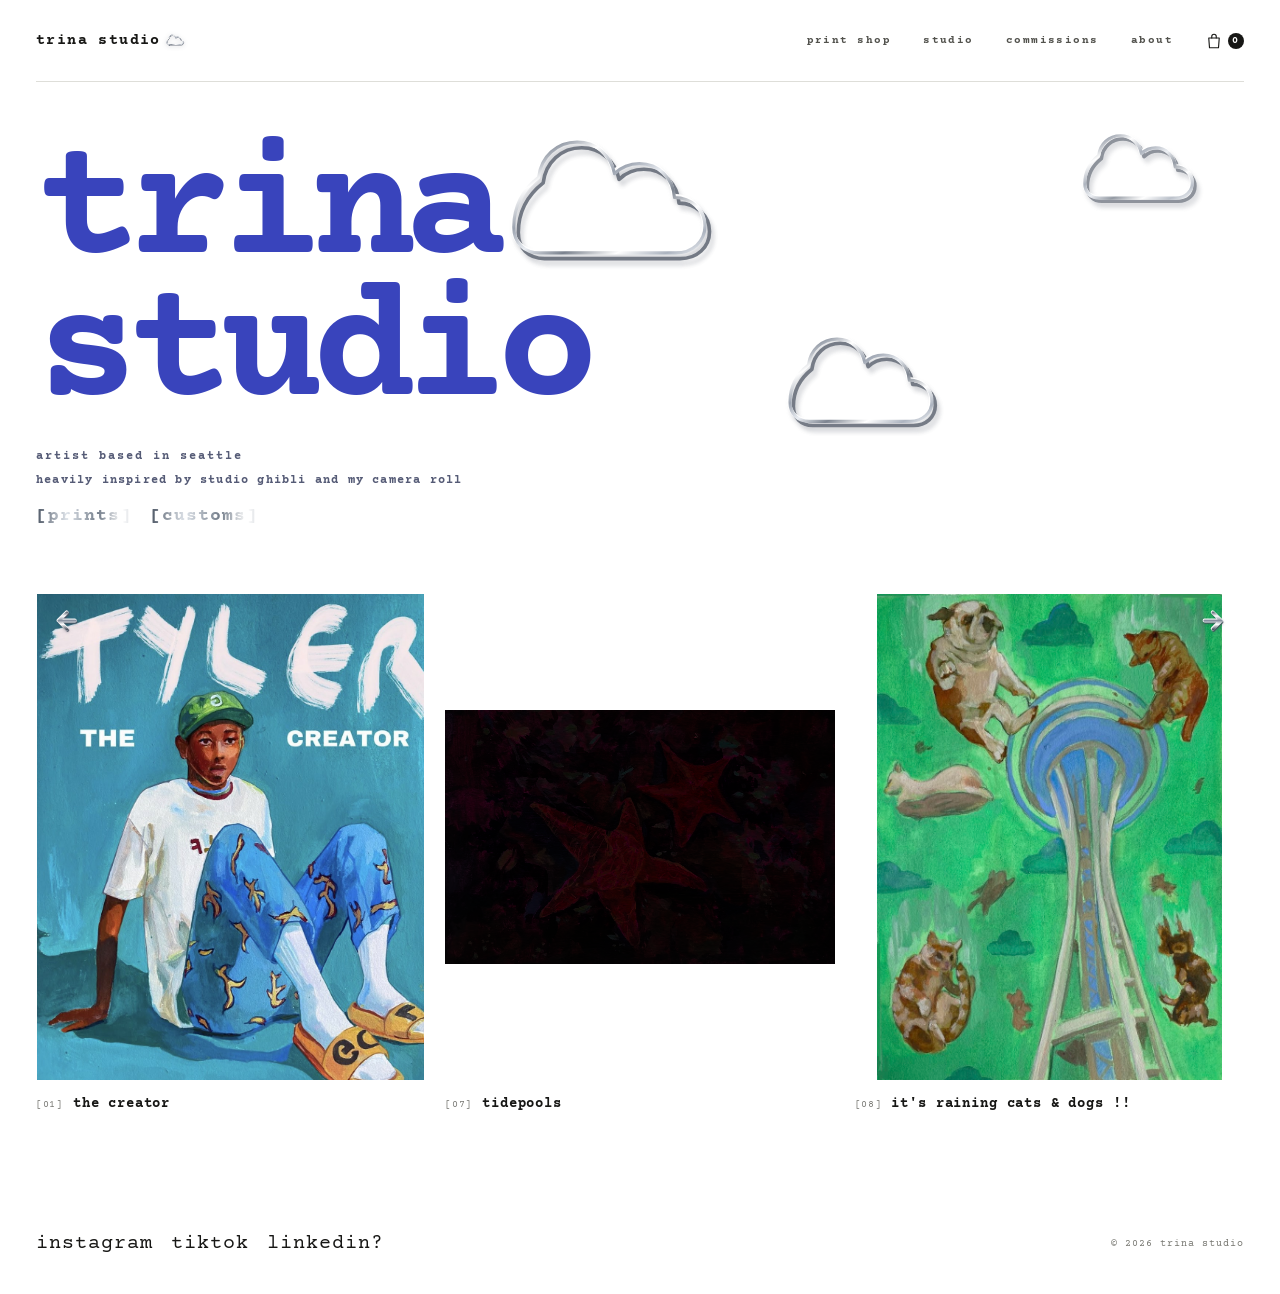
<file: index.html>
<!doctype html>
<html lang="en">
  <head>
    <meta charset="utf-8">
    <meta name="viewport" content="width=device-width, initial-scale=1">
    <meta name="description" content="Trina Studio is an art and illustration studio based in Seattle. Explore paintings, request a commission, or find a print to take home.">
    <meta name="theme-color" content="#ffffff">
    <title>trina studio — artist & illustrator</title>
    <link rel="preconnect" href="https://fonts.googleapis.com">
    <link rel="preconnect" href="https://fonts.gstatic.com" crossorigin>
    <link href="https://fonts.googleapis.com/css2?family=Courier+Prime:ital,wght@0,400;0,700;1,400;1,700&display=swap" rel="stylesheet">
    <link rel="stylesheet" href="styles.css">
    <script src="script.js" defer></script>
  </head>
  <body>
    <header class="site-header">
      <a class="wordmark" href="index.html" aria-label="Trina Studio home">trina studio<img class="metal-cloud-icon" src="images/metal-cloud.svg" alt=""></a>
      <button class="menu-toggle" type="button" aria-expanded="false" aria-controls="site-nav">Menu</button>
      <nav class="site-nav" id="site-nav" aria-label="Main navigation">
        <a href="prints.html">Print shop</a>
        <a href="gallery.html">Studio</a>
        <a href="commissions.html">Commissions</a>
        <a href="about.html">About</a>
        <a class="cart-link" href="prints.html#cart-dialog" data-cart-open aria-label="Open cart, 0 items">
          <svg aria-hidden="true" viewBox="0 0 24 24"><path d="M5 8h14l-1 13H6L5 8Z" /><path d="M9 8V6a3 3 0 0 1 6 0v2" /></svg>
          <span class="cart-count" data-cart-count>0</span>
        </a>
      </nav>
    </header>
    <main>
      <section class="studio-hero">
        <div class="studio-clouds" aria-hidden="true">
          <svg class="studio-cloud studio-cloud-one" viewBox="0 0 181 144" focusable="false">
            <defs><linearGradient id="chrome-cloud-one" x1="0%" y1="0%" x2="100%" y2="100%"><stop offset="0%" stop-color="#f8fbff" /><stop offset="12%" stop-color="#77808f" /><stop offset="24%" stop-color="#fff" /><stop offset="39%" stop-color="#8992a1" /><stop offset="51%" stop-color="#e7ebf1" /><stop offset="63%" stop-color="#626b79" /><stop offset="77%" stop-color="#fff" /><stop offset="90%" stop-color="#9ca5b3" /><stop offset="100%" stop-color="#f1f4f8" /></linearGradient></defs>
            <path class="cloud-depth" d="M29 129C15 129 6 120 6 106C6 88 14 73 28 62C30 44 44 31 62 31C79 31 92 43 95 59C101 53 108 50 117 50C134 50 147 63 148 80C163 80 175 91 175 105C175 119 164 129 149 129H29Z" />
            <path class="cloud-highlight" d="M29 129C15 129 6 120 6 106C6 88 14 73 28 62C30 44 44 31 62 31C79 31 92 43 95 59C101 53 108 50 117 50C134 50 147 63 148 80C163 80 175 91 175 105C175 119 164 129 149 129H29Z" />
            <path class="cloud-face" d="M29 129C15 129 6 120 6 106C6 88 14 73 28 62C30 44 44 31 62 31C79 31 92 43 95 59C101 53 108 50 117 50C134 50 147 63 148 80C163 80 175 91 175 105C175 119 164 129 149 129H29Z" />
          </svg>
          <svg class="studio-cloud studio-cloud-two" viewBox="0 0 181 144" focusable="false">
            <defs><linearGradient id="chrome-cloud-two" x1="0%" y1="0%" x2="100%" y2="100%"><stop offset="0%" stop-color="#f8fbff" /><stop offset="12%" stop-color="#77808f" /><stop offset="24%" stop-color="#fff" /><stop offset="39%" stop-color="#8992a1" /><stop offset="51%" stop-color="#e7ebf1" /><stop offset="63%" stop-color="#626b79" /><stop offset="77%" stop-color="#fff" /><stop offset="90%" stop-color="#9ca5b3" /><stop offset="100%" stop-color="#f1f4f8" /></linearGradient></defs>
            <path class="cloud-depth" d="M29 129C15 129 6 120 6 106C6 88 14 73 28 62C30 44 44 31 62 31C79 31 92 43 95 59C101 53 108 50 117 50C134 50 147 63 148 80C163 80 175 91 175 105C175 119 164 129 149 129H29Z" />
            <path class="cloud-highlight" d="M29 129C15 129 6 120 6 106C6 88 14 73 28 62C30 44 44 31 62 31C79 31 92 43 95 59C101 53 108 50 117 50C134 50 147 63 148 80C163 80 175 91 175 105C175 119 164 129 149 129H29Z" />
            <path class="cloud-face" d="M29 129C15 129 6 120 6 106C6 88 14 73 28 62C30 44 44 31 62 31C79 31 92 43 95 59C101 53 108 50 117 50C134 50 147 63 148 80C163 80 175 91 175 105C175 119 164 129 149 129H29Z" />
          </svg>
          <svg class="studio-cloud studio-cloud-three" viewBox="0 0 181 144" focusable="false">
            <defs><linearGradient id="chrome-cloud-three" x1="0%" y1="0%" x2="100%" y2="100%"><stop offset="0%" stop-color="#f8fbff" /><stop offset="12%" stop-color="#77808f" /><stop offset="24%" stop-color="#fff" /><stop offset="39%" stop-color="#8992a1" /><stop offset="51%" stop-color="#e7ebf1" /><stop offset="63%" stop-color="#626b79" /><stop offset="77%" stop-color="#fff" /><stop offset="90%" stop-color="#9ca5b3" /><stop offset="100%" stop-color="#f1f4f8" /></linearGradient></defs>
            <path class="cloud-depth" d="M29 129C15 129 6 120 6 106C6 88 14 73 28 62C30 44 44 31 62 31C79 31 92 43 95 59C101 53 108 50 117 50C134 50 147 63 148 80C163 80 175 91 175 105C175 119 164 129 149 129H29Z" />
            <path class="cloud-highlight" d="M29 129C15 129 6 120 6 106C6 88 14 73 28 62C30 44 44 31 62 31C79 31 92 43 95 59C101 53 108 50 117 50C134 50 147 63 148 80C163 80 175 91 175 105C175 119 164 129 149 129H29Z" />
            <path class="cloud-face" d="M29 129C15 129 6 120 6 106C6 88 14 73 28 62C30 44 44 31 62 31C79 31 92 43 95 59C101 53 108 50 117 50C134 50 147 63 148 80C163 80 175 91 175 105C175 119 164 129 149 129H29Z" />
          </svg>
        </div>
        <h1 class="studio-title"><span>TRINA</span><span>STUDIO</span></h1>
        <p class="studio-subtitle">artist based in seattle</p>
        <p class="studio-subtitle studio-inspiration">heavily inspired by Studio Ghibli and my camera roll</p>
        <nav class="studio-quick-links" aria-label="Explore">
          <a href="prints.html">[prints]</a>
          <a href="commissions.html">[customs]</a>
        </nav>
      </section>
      <section class="home-carousel section-wrap" data-gallery-carousel aria-label="Featured paintings" aria-roledescription="carousel">
        <div class="slideshow-shell">
        <button class="carousel-arrow carousel-arrow-prev" type="button" data-gallery-prev aria-label="Scroll to previous paintings">
          <svg aria-hidden="true" viewBox="0 0 24 24" focusable="false">
            <defs><linearGradient id="chrome-arrow-prev" x1="0" y1="0" x2="0" y2="24" gradientUnits="userSpaceOnUse"><stop stop-color="#f8fbff"/><stop offset=".18" stop-color="#596270"/><stop offset=".32" stop-color="#fff"/><stop offset=".48" stop-color="#858f9e"/><stop offset=".62" stop-color="#fff"/><stop offset=".8" stop-color="#4d5663"/><stop offset="1" stop-color="#eef2f6"/></linearGradient></defs>
            <path d="M19 12H5m7-7-7 7 7 7" transform="translate(.55 .9)" fill="none" stroke="#4b5361" stroke-width="2.8" stroke-linecap="round" stroke-linejoin="round" opacity=".8"/>
            <path d="M19 12H5m7-7-7 7 7 7" transform="translate(-.3 -.5)" fill="none" stroke="#fff" stroke-width="3.2" stroke-linecap="round" stroke-linejoin="round" opacity=".95"/>
            <path d="M19 12H5m7-7-7 7 7 7" fill="none" stroke="url(#chrome-arrow-prev)" stroke-width="2.4" stroke-linecap="round" stroke-linejoin="round"/>
          </svg>
        </button>
        <button class="carousel-arrow carousel-arrow-next" type="button" data-gallery-next aria-label="Scroll to next paintings">
          <svg aria-hidden="true" viewBox="0 0 24 24" focusable="false">
            <defs><linearGradient id="chrome-arrow-next" x1="0" y1="0" x2="0" y2="24" gradientUnits="userSpaceOnUse"><stop stop-color="#f8fbff"/><stop offset=".18" stop-color="#596270"/><stop offset=".32" stop-color="#fff"/><stop offset=".48" stop-color="#858f9e"/><stop offset=".62" stop-color="#fff"/><stop offset=".8" stop-color="#4d5663"/><stop offset="1" stop-color="#eef2f6"/></linearGradient></defs>
            <path d="M5 12h14m-7-7 7 7-7 7" transform="translate(.55 .9)" fill="none" stroke="#4b5361" stroke-width="2.8" stroke-linecap="round" stroke-linejoin="round" opacity=".8"/>
            <path d="M5 12h14m-7-7 7 7-7 7" transform="translate(-.3 -.5)" fill="none" stroke="#fff" stroke-width="3.2" stroke-linecap="round" stroke-linejoin="round" opacity=".95"/>
            <path d="M5 12h14m-7-7 7 7-7 7" fill="none" stroke="url(#chrome-arrow-next)" stroke-width="2.4" stroke-linecap="round" stroke-linejoin="round"/>
          </svg>
        </button>
        <div class="sliding-gallery" data-gallery-viewport tabindex="0" aria-label="Painting gallery">
            <div class="painting-track">
            <a class="painting-card" href="gallery.html">
              <img class="painting-image" src="images/artworks/artwork-01.jpg" alt="Painted portrait of a seated person against a turquoise background">
              <div class="painting-caption"><div class="painting-title"><span class="artwork-index">[01]</span><h2>the creator</h2></div><div class="painting-details"><p>original artwork</p><span>view studio ↗</span></div></div>
            </a>
            <a class="painting-card" href="gallery.html">
              <img class="painting-image" src="images/prints/tidepools.jpg" alt="tidepools, gouache painting" loading="lazy" decoding="async">
              <div class="painting-caption"><div class="painting-title"><span class="artwork-index">[07]</span><h2>tidepools</h2></div><div class="painting-details"><p>gouache</p><span>view studio ↗</span></div></div>
            </a>
            <a class="painting-card" href="gallery.html">
              <img class="painting-image" src="images/prints/its-raining-cats-and-dogs.jpg" alt="it's raining cats and dogs, gouache painting" loading="lazy" decoding="async">
              <div class="painting-caption"><div class="painting-title"><span class="artwork-index">[08]</span><h2>it's raining cats &amp; dogs !!</h2></div><div class="painting-details"><p>gouache</p><span>view studio ↗</span></div></div>
            </a>
            <a class="painting-card" href="gallery.html">
              <img class="painting-image" src="images/prints/retro.jpg" alt="retro, gouache and acrylic painting" loading="lazy" decoding="async">
              <div class="painting-caption"><div class="painting-title"><span class="artwork-index">[09]</span><h2>retro</h2></div><div class="painting-details"><p>gouache + acrylic</p><span>view studio ↗</span></div></div>
            </a>
            <a class="painting-card" href="gallery.html">
              <img class="painting-image" src="images/prints/covid-flowers.jpg" alt="covid flowers, gouache painting" loading="lazy" decoding="async">
              <div class="painting-caption"><div class="painting-title"><span class="artwork-index">[10]</span><h2>covid flowers</h2></div><div class="painting-details"><p>gouache</p><span>view studio ↗</span></div></div>
            </a>
            <a class="painting-card" href="gallery.html">
              <img class="painting-image" src="images/prints/diet-coke.jpg" alt="diet coke, gouache and acrylic painting" loading="lazy" decoding="async">
              <div class="painting-caption"><div class="painting-title"><span class="artwork-index">[11]</span><h2>diet coke</h2></div><div class="painting-details"><p>gouache + acrylic</p><span>view studio ↗</span></div></div>
            </a>
            <a class="painting-card" href="gallery.html">
              <img class="painting-image" src="images/prints/snowboardin-snoqualmie.jpg" alt="snowboardin' snoqualmie, oil painting" loading="lazy" decoding="async">
              <div class="painting-caption"><div class="painting-title"><span class="artwork-index">[12]</span><h2>snowboardin' snoqualmie</h2></div><div class="painting-details"><p>oil</p><span>view studio ↗</span></div></div>
            </a>
            <a class="painting-card" href="gallery.html">
              <img class="painting-image" src="images/artworks/artwork-02.jpg" alt="Two orange fish surrounded by lush green forest plants" loading="lazy" decoding="async">
              <div class="painting-caption"><div class="painting-title"><span class="artwork-index">[02]</span><h2>fishies !</h2></div><div class="painting-details"><p>original artwork</p><span>view studio ↗</span></div></div>
            </a>
            <a class="painting-card" href="gallery.html">
              <img class="painting-image" src="images/prints/grand-canyon.jpg" alt="grand canyon, gouache painting" loading="lazy" decoding="async">
              <div class="painting-caption"><div class="painting-title"><span class="artwork-index">[13]</span><h2>grand canyon</h2></div><div class="painting-details"><p>gouache</p><span>view studio ↗</span></div></div>
            </a>
            <a class="painting-card" href="gallery.html">
              <img class="painting-image" src="images/prints/wednesday.jpg" alt="wednesday, watercolor, gouache, and colored pencil painting" loading="lazy" decoding="async">
              <div class="painting-caption"><div class="painting-title"><span class="artwork-index">[14]</span><h2>wednesday</h2></div><div class="painting-details"><p>watercolor + gouache + color pencil</p><span>view studio ↗</span></div></div>
            </a>
            <a class="painting-card" href="gallery.html">
              <img class="painting-image" src="images/prints/sailor-moon.jpg" alt="sailor moon, watercolor and gouache painting" loading="lazy" decoding="async">
              <div class="painting-caption"><div class="painting-title"><span class="artwork-index">[15]</span><h2>sailor moon</h2></div><div class="painting-details"><p>watercolor + gouache</p><span>view studio ↗</span></div></div>
            </a>
            <a class="painting-card" href="gallery.html">
              <img class="painting-image" src="images/prints/tom-and-jerry.jpg" alt="tom and jerry, ink drawing" loading="lazy" decoding="async">
              <div class="painting-caption"><div class="painting-title"><span class="artwork-index">[16]</span><h2>tom &amp; jerry</h2></div><div class="painting-details"><p>ink drawing</p><span>view studio ↗</span></div></div>
            </a>
            <a class="painting-card" href="gallery.html">
              <img class="painting-image" src="images/artworks/artwork-03.jpg" alt="Painted row of sneakers with a phone showing shoe sketches" loading="lazy" decoding="async">
              <div class="painting-caption"><div class="painting-title"><span class="artwork-index">[03]</span><h2>untitled 03</h2></div><div class="painting-details"><p>original artwork</p><span>view studio ↗</span></div></div>
            </a>
            <a class="painting-card" href="gallery.html">
              <img class="painting-image" src="images/prints/tennis-courts.jpg" alt="tennis courts, gouache painting" loading="lazy" decoding="async">
              <div class="painting-caption"><div class="painting-title"><span class="artwork-index">[17]</span><h2>tennis courts</h2></div><div class="painting-details"><p>gouache</p><span>view studio ↗</span></div></div>
            </a>
            <a class="painting-card" href="gallery.html">
              <img class="painting-image" src="images/prints/champion.jpg" alt="champion, gouache and colored pencil painting" loading="lazy" decoding="async">
              <div class="painting-caption"><div class="painting-title"><span class="artwork-index">[18]</span><h2>champion</h2></div><div class="painting-details"><p>gouache + color pencil</p><span>view studio ↗</span></div></div>
            </a>
            <a class="painting-card" href="gallery.html">
              <img class="painting-image" src="images/prints/msft.jpg" alt="msft, gouache painting" loading="lazy" decoding="async">
              <div class="painting-caption"><div class="painting-title"><span class="artwork-index">[19]</span><h2>msft</h2></div><div class="painting-details"><p>gouache</p><span>view studio ↗</span></div></div>
            </a>
            <a class="painting-card" href="gallery.html">
              <img class="painting-image" src="images/prints/plushies.jpg" alt="plushies, oil painting" loading="lazy" decoding="async">
              <div class="painting-caption"><div class="painting-title"><span class="artwork-index">[20]</span><h2>plushies</h2></div><div class="painting-details"><p>oil</p><span>view studio ↗</span></div></div>
            </a>
            <a class="painting-card" href="gallery.html">
              <img class="painting-image" src="images/prints/picnic.jpg" alt="picnic, gouache, watercolor, and ink painting" loading="lazy" decoding="async">
              <div class="painting-caption"><div class="painting-title"><span class="artwork-index">[21]</span><h2>picnic</h2></div><div class="painting-details"><p>gouache + watercolor + ink</p><span>view studio ↗</span></div></div>
            </a>
            <a class="painting-card" href="gallery.html">
              <img class="painting-image" src="images/artworks/artwork-04.jpg" alt="Painted ice cream cups and a spoon on a pink table" loading="lazy" decoding="async">
              <div class="painting-caption"><div class="painting-title"><span class="artwork-index">[04]</span><h2>ben &amp; jerry's</h2></div><div class="painting-details"><p>original artwork</p><span>view studio ↗</span></div></div>
            </a>
            <a class="painting-card" href="gallery.html">
              <img class="painting-image" src="images/prints/legs-legs-legs.jpg" alt="legs legs legs, gouache painting" loading="lazy" decoding="async">
              <div class="painting-caption"><div class="painting-title"><span class="artwork-index">[22]</span><h2>legs legs legs</h2></div><div class="painting-details"><p>gouache</p><span>view studio ↗</span></div></div>
            </a>
            <a class="painting-card" href="gallery.html">
              <img class="painting-image" src="images/prints/skater.jpg" alt="skater, gouache and colored pencil painting" loading="lazy" decoding="async">
              <div class="painting-caption"><div class="painting-title"><span class="artwork-index">[23]</span><h2>skater</h2></div><div class="painting-details"><p>gouache + color pencil</p><span>view studio ↗</span></div></div>
            </a>
            <a class="painting-card" href="gallery.html">
              <img class="painting-image" src="images/prints/aot.jpg" alt="aot, gouache painting" loading="lazy" decoding="async">
              <div class="painting-caption"><div class="painting-title"><span class="artwork-index">[24]</span><h2>aot</h2></div><div class="painting-details"><p>gouache</p><span>view studio ↗</span></div></div>
            </a>
            <a class="painting-card" href="gallery.html">
              <img class="painting-image" src="images/prints/fremont-troll.jpg" alt="fremont troll, gouache and colored pencil painting" loading="lazy" decoding="async">
              <div class="painting-caption"><div class="painting-title"><span class="artwork-index">[25]</span><h2>fremont troll</h2></div><div class="painting-details"><p>gouache + color pencil</p><span>view studio ↗</span></div></div>
            </a>
            <a class="painting-card" href="gallery.html">
              <img class="painting-image" src="images/artworks/artwork-05.jpg" alt="Painted green dinosaur beneath a purple and golden sky" loading="lazy" decoding="async">
              <div class="painting-caption"><div class="painting-title"><span class="artwork-index">[05]</span><h2>dino</h2></div><div class="painting-details"><p>original artwork</p><span>view studio ↗</span></div></div>
            </a>
            <a class="painting-card" href="gallery.html">
              <img class="painting-image" src="images/prints/horseshoe-bend.jpg" alt="horseshoe bend, gouache painting" loading="lazy" decoding="async">
              <div class="painting-caption"><div class="painting-title"><span class="artwork-index">[26]</span><h2>horseshoe bend</h2></div><div class="painting-details"><p>gouache</p><span>view studio ↗</span></div></div>
            </a>
            <a class="painting-card" href="gallery.html">
              <img class="painting-image" src="images/prints/tatted.jpg" alt="tatted, oil painting" loading="lazy" decoding="async">
              <div class="painting-caption"><div class="painting-title"><span class="artwork-index">[27]</span><h2>tatted</h2></div><div class="painting-details"><p>oil</p><span>view studio ↗</span></div></div>
            </a>
            <a class="painting-card" href="gallery.html">
              <img class="painting-image" src="images/prints/north-cascades.jpg" alt="north cascades, gouache painting" loading="lazy" decoding="async">
              <div class="painting-caption"><div class="painting-title"><span class="artwork-index">[28]</span><h2>north cascades</h2></div><div class="painting-details"><p>gouache</p><span>view studio ↗</span></div></div>
            </a>
            <a class="painting-card" href="gallery.html">
              <img class="painting-image" src="images/prints/zion-ntl-park.jpg" alt="zion national park, gouache painting" loading="lazy" decoding="async">
              <div class="painting-caption"><div class="painting-title"><span class="artwork-index">[29]</span><h2>zion ntl park</h2></div><div class="painting-details"><p>gouache</p><span>view studio ↗</span></div></div>
            </a>
            <a class="painting-card" href="gallery.html">
              <img class="painting-image" src="images/prints/soju-on-a-tuesday.jpg" alt="soju on a tuesday, gouache painting" loading="lazy" decoding="async">
              <div class="painting-caption"><div class="painting-title"><span class="artwork-index">[30]</span><h2>soju on a tuesday</h2></div><div class="painting-details"><p>gouache</p><span>view studio ↗</span></div></div>
            </a>
            <a class="painting-card" href="gallery.html">
              <img class="painting-image" src="images/artworks/artwork-06.jpg" alt="Painted figure holding a sneaker in a doorway" loading="lazy" decoding="async">
              <div class="painting-caption"><div class="painting-title"><span class="artwork-index">[06]</span><h2>untitled 06</h2></div><div class="painting-details"><p>original artwork</p><span>view studio ↗</span></div></div>
            </a>
            <a class="painting-card" href="gallery.html">
              <img class="painting-image" src="images/prints/marilyn.jpg" alt="marilyn, acrylic painting" loading="lazy" decoding="async">
              <div class="painting-caption"><div class="painting-title"><span class="artwork-index">[31]</span><h2>marilyn</h2></div><div class="painting-details"><p>acrylic</p><span>view studio ↗</span></div></div>
            </a>
            <a class="painting-card" href="gallery.html">
              <img class="painting-image" src="images/prints/shower.jpg" alt="shower, gouache painting" loading="lazy" decoding="async">
              <div class="painting-caption"><div class="painting-title"><span class="artwork-index">[32]</span><h2>shower</h2></div><div class="painting-details"><p>gouache</p><span>view studio ↗</span></div></div>
            </a>
            <a class="painting-card" href="gallery.html">
              <img class="painting-image" src="images/prints/oysters.jpg" alt="oysters, gouache painting" loading="lazy" decoding="async">
              <div class="painting-caption"><div class="painting-title"><span class="artwork-index">[33]</span><h2>oysters</h2></div><div class="painting-details"><p>gouache</p><span>view studio ↗</span></div></div>
            </a>
            </div>
        </div>
        </div>
      </section>
    </main>
    <footer class="site-footer"><div class="footer-social-links"><a class="home-instagram" href="https://www.instagram.com/trina_studio/" target="_blank" rel="noopener noreferrer">Instagram</a><a class="home-tiktok" href="https://www.tiktok.com/@trinastudio" target="_blank" rel="noopener noreferrer">TikTok</a><a class="home-linkedin" href="https://www.linkedin.com/in/ngocnguyen6/" target="_blank" rel="noopener noreferrer">LinkedIn?</a></div><span>© <span data-year>2025</span> Trina Studio</span></footer>
  </body>
</html>
</file>
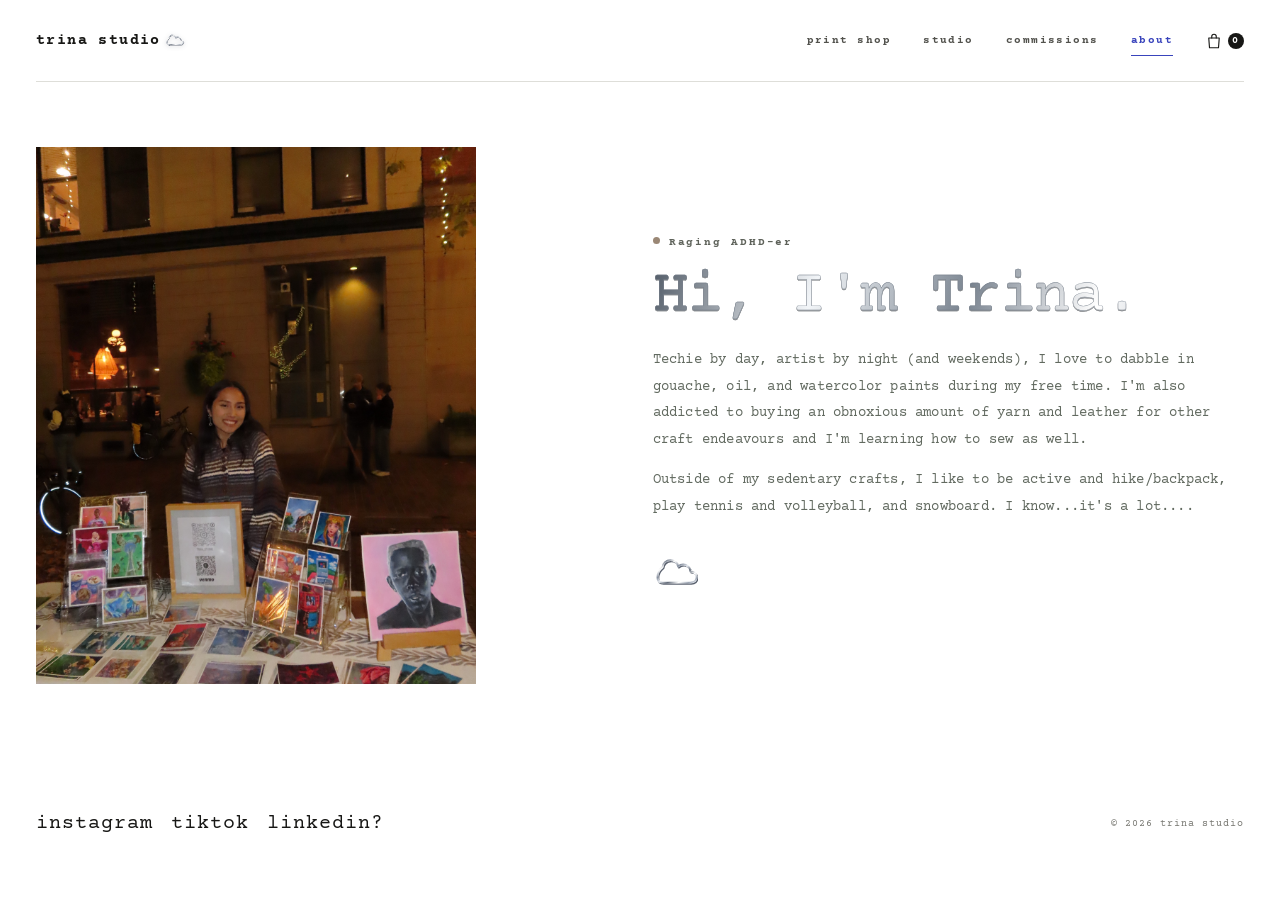
<file: about.html>
<!doctype html>
<html lang="en">
  <head>
    <meta charset="utf-8">
    <meta name="viewport" content="width=device-width, initial-scale=1">
    <meta name="description" content="Meet Trina, a Seattle-based artist and illustrator making thoughtful, colorful art.">
    <meta name="theme-color" content="#ffffff">
    <title>about — trina studio</title>
    <link rel="preconnect" href="https://fonts.googleapis.com">
    <link rel="preconnect" href="https://fonts.gstatic.com" crossorigin>
    <link href="https://fonts.googleapis.com/css2?family=Courier+Prime:ital,wght@0,400;0,700;1,400;1,700&display=swap" rel="stylesheet">
    <link rel="stylesheet" href="styles.css">
    <script src="script.js" defer></script>
  </head>
  <body>
    <header class="site-header">
      <a class="wordmark" href="index.html" aria-label="Trina Studio home">trina studio<img class="metal-cloud-icon" src="images/metal-cloud.svg" alt=""></a>
      <button class="menu-toggle" type="button" aria-expanded="false" aria-controls="site-nav">Menu</button>
      <nav class="site-nav" id="site-nav" aria-label="Main navigation">
        <a href="prints.html">Print shop</a><a href="gallery.html">Studio</a><a href="commissions.html">Commissions</a><a href="about.html" aria-current="page">About</a><a class="cart-link" href="prints.html#cart-dialog" data-cart-open aria-label="Open cart, 0 items"><svg aria-hidden="true" viewBox="0 0 24 24"><path d="M5 8h14l-1 13H6L5 8Z" /><path d="M9 8V6a3 3 0 0 1 6 0v2" /></svg><span class="cart-count" data-cart-count>0</span></a>
      </nav>
    </header>
    <main class="page-main">
      <section class="about-layout section-wrap">
        <img class="about-image" src="images/about-profile.png" alt="Trina at her art market booth" decoding="async">
        <div class="about-copy">
          <p class="eyebrow">Raging ADHD-er</p>
          <h1>Hi, I'm <em>Trina.</em></h1>
          <p class="about-lede">Techie by day, artist by night (and weekends), I love to dabble in gouache, oil, and watercolor paints during my free time. I'm also addicted to buying an obnoxious amount of yarn and leather for other craft endeavours and I'm learning how to sew as well.</p>
          <p>Outside of my sedentary crafts, I like to be active and hike/backpack, play tennis and volleyball, and snowboard. I know...it's a lot....</p>
          <a class="about-commission-link" href="commissions.html" aria-label="Request a commission"><img src="images/metal-cloud.svg" alt=""></a>
        </div>
      </section>
    </main>
    <footer class="site-footer"><div class="footer-social-links"><a class="home-instagram" href="https://www.instagram.com/trina_studio/" target="_blank" rel="noopener noreferrer">Instagram</a><a class="home-tiktok" href="https://www.tiktok.com/@trinastudio" target="_blank" rel="noopener noreferrer">TikTok</a><a class="home-linkedin" href="https://www.linkedin.com/in/ngocnguyen6/" target="_blank" rel="noopener noreferrer">LinkedIn?</a></div><span>© <span data-year>2025</span> Trina Studio</span></footer>
  </body>
</html>
</file>
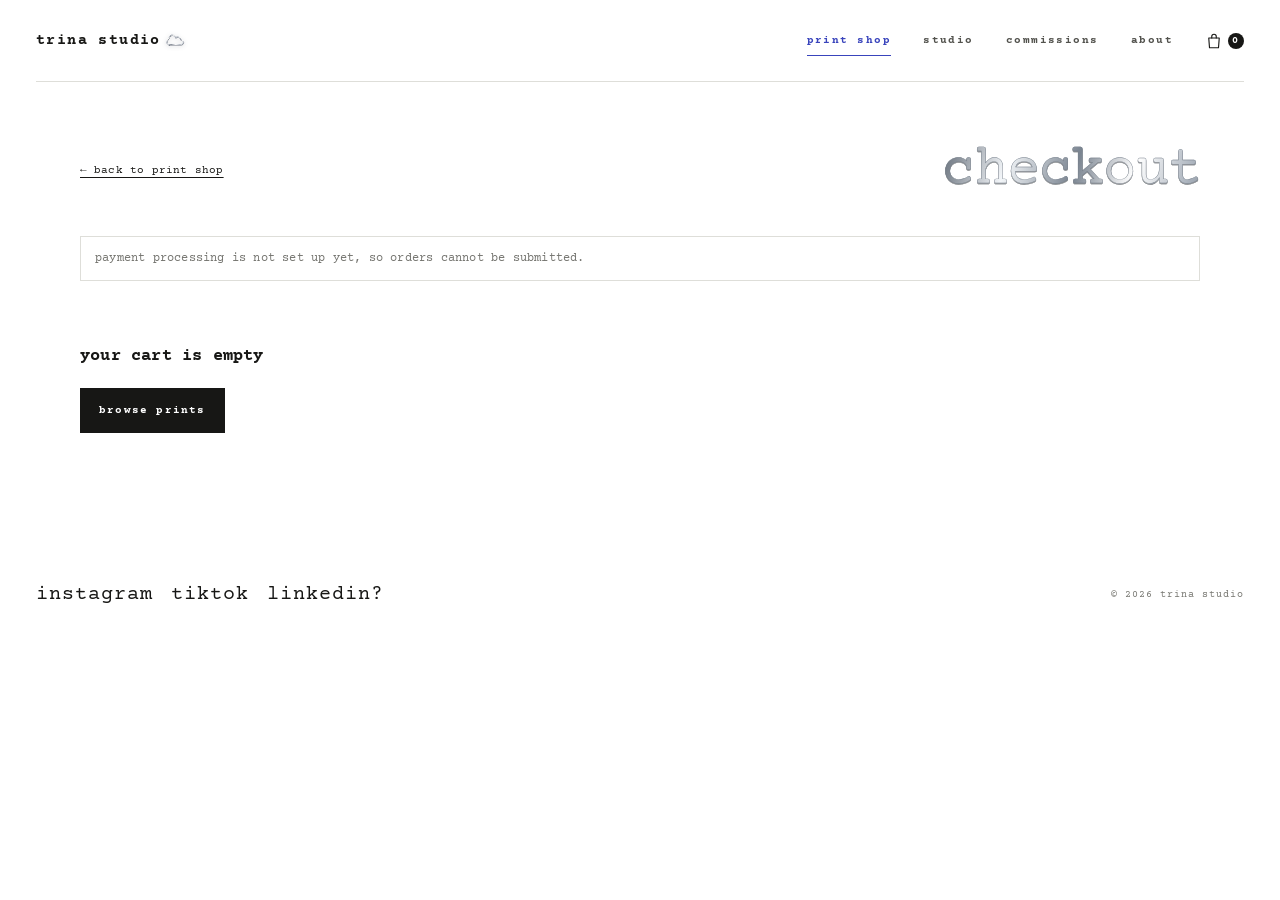
<file: checkout.html>
<!doctype html>
<html lang="en">
  <head>
    <meta charset="utf-8">
    <meta name="viewport" content="width=device-width, initial-scale=1">
    <meta name="description" content="Checkout for Trina Studio art prints.">
    <meta name="theme-color" content="#ffffff">
    <title>checkout — trina studio</title>
    <link rel="preconnect" href="https://fonts.googleapis.com">
    <link rel="preconnect" href="https://fonts.gstatic.com" crossorigin>
    <link href="https://fonts.googleapis.com/css2?family=Courier+Prime:ital,wght@0,400;0,700;1,400;1,700&display=swap" rel="stylesheet">
    <link rel="stylesheet" href="styles.css">
    <script src="script.js" defer></script>
  </head>
  <body>
    <header class="site-header">
      <a class="wordmark" href="index.html" aria-label="Trina Studio home">trina studio<img class="metal-cloud-icon" src="images/metal-cloud.svg" alt=""></a>
      <button class="menu-toggle" type="button" aria-expanded="false" aria-controls="site-nav">Menu</button>
      <nav class="site-nav" id="site-nav" aria-label="Main navigation">
        <a href="prints.html" aria-current="page">Print shop</a><a href="gallery.html">Studio</a><a href="commissions.html">Commissions</a><a href="about.html">About</a><a class="cart-link" href="prints.html#cart-dialog" aria-label="Return to cart"><svg aria-hidden="true" viewBox="0 0 24 24"><path d="M5 8h14l-1 13H6L5 8Z" /><path d="M9 8V6a3 3 0 0 1 6 0v2" /></svg><span class="cart-count" data-cart-count>0</span></a>
      </nav>
    </header>
    <main class="checkout-main">
      <div class="checkout-heading">
        <a class="checkout-back" href="prints.html">← back to print shop</a>
        <h1>CHECKOUT</h1>
      </div>
      <p class="checkout-status" role="status">Payment processing is not set up yet, so orders cannot be submitted.</p>
      <section class="checkout-empty" data-checkout-empty hidden>
        <h2>Your cart is empty</h2>
        <a class="button button-dark" href="prints.html">browse prints</a>
      </section>
      <div class="checkout-layout" data-checkout-content>
        <div class="checkout-details">
          <div class="checkout-express" role="group" aria-label="Express checkout options">
            <button class="checkout-express-paypal" type="button" disabled>PayPal</button>
            <button class="checkout-express-apple" type="button" disabled>Apple Pay</button>
          </div>
          <div class="checkout-divider"><span>or</span></div>
          <section class="checkout-section">
            <h2>contact</h2>
            <label class="checkout-field">Email<input type="email" autocomplete="email" placeholder="Email address"></label>
          </section>
          <section class="checkout-section">
            <h2>delivery</h2>
            <label class="checkout-field">Country/Region
              <select autocomplete="country-name">
                <option>United States</option>
              </select>
            </label>
            <div class="checkout-field-row">
              <label class="checkout-field">First name<input autocomplete="given-name" placeholder="First name"></label>
              <label class="checkout-field">Last name<input autocomplete="family-name" placeholder="Last name"></label>
            </div>
            <label class="checkout-field">Address<input autocomplete="street-address" placeholder="Address"></label>
            <label class="checkout-field">Apartment, suite, etc. (optional)<input autocomplete="address-line2" placeholder="Apartment, suite, etc. (optional)"></label>
            <div class="checkout-field-row checkout-field-row-three">
              <label class="checkout-field">City<input autocomplete="address-level2" placeholder="City"></label>
              <label class="checkout-field">State<input autocomplete="address-level1" placeholder="State"></label>
              <label class="checkout-field">ZIP code<input autocomplete="postal-code" placeholder="ZIP code"></label>
            </div>
            <label class="checkout-field">Phone<input type="tel" autocomplete="tel" placeholder="Phone"></label>
          </section>
          <section class="checkout-section">
            <h2>shipping method</h2>
            <p class="checkout-shipping-method">shipping + handling <strong>$1.00</strong></p>
          </section>
          <section class="checkout-section">
            <h2>payment</h2>
            <p class="checkout-muted">Payment options are unavailable until secure checkout is configured.</p>
            <div class="checkout-methods" role="group" aria-label="Payment methods, setup required">
              <button type="button" disabled>Credit or debit card</button>
              <button type="button" disabled>PayPal</button>
              <button type="button" disabled>Apple Pay</button>
            </div>
            <button class="checkout-pay-now" type="button" disabled>pay now</button>
          </section>
        </div>
        <aside class="checkout-summary" aria-labelledby="checkout-summary-title">
          <h2 id="checkout-summary-title">order summary</h2>
          <ul class="checkout-items" data-checkout-items></ul>
          <div class="checkout-summary-totals">
            <div><span>Subtotal</span><strong data-checkout-subtotal>$0.00</strong></div>
            <div><span>shipping + handling</span><strong data-checkout-shipping>$1.00</strong></div>
            <div class="checkout-grand-total"><span>Total</span><strong data-checkout-grand-total>$1.00</strong></div>
          </div>
        </aside>
      </div>
    </main>
    <footer class="site-footer"><div class="footer-social-links"><a class="home-instagram" href="https://www.instagram.com/trina_studio/" target="_blank" rel="noopener noreferrer">Instagram</a><a class="home-tiktok" href="https://www.tiktok.com/@trinastudio" target="_blank" rel="noopener noreferrer">TikTok</a><a class="home-linkedin" href="https://www.linkedin.com/in/ngocnguyen6/" target="_blank" rel="noopener noreferrer">LinkedIn?</a></div><span>© <span data-year>2026</span> Trina Studio</span></footer>
  </body>
</html>
</file>
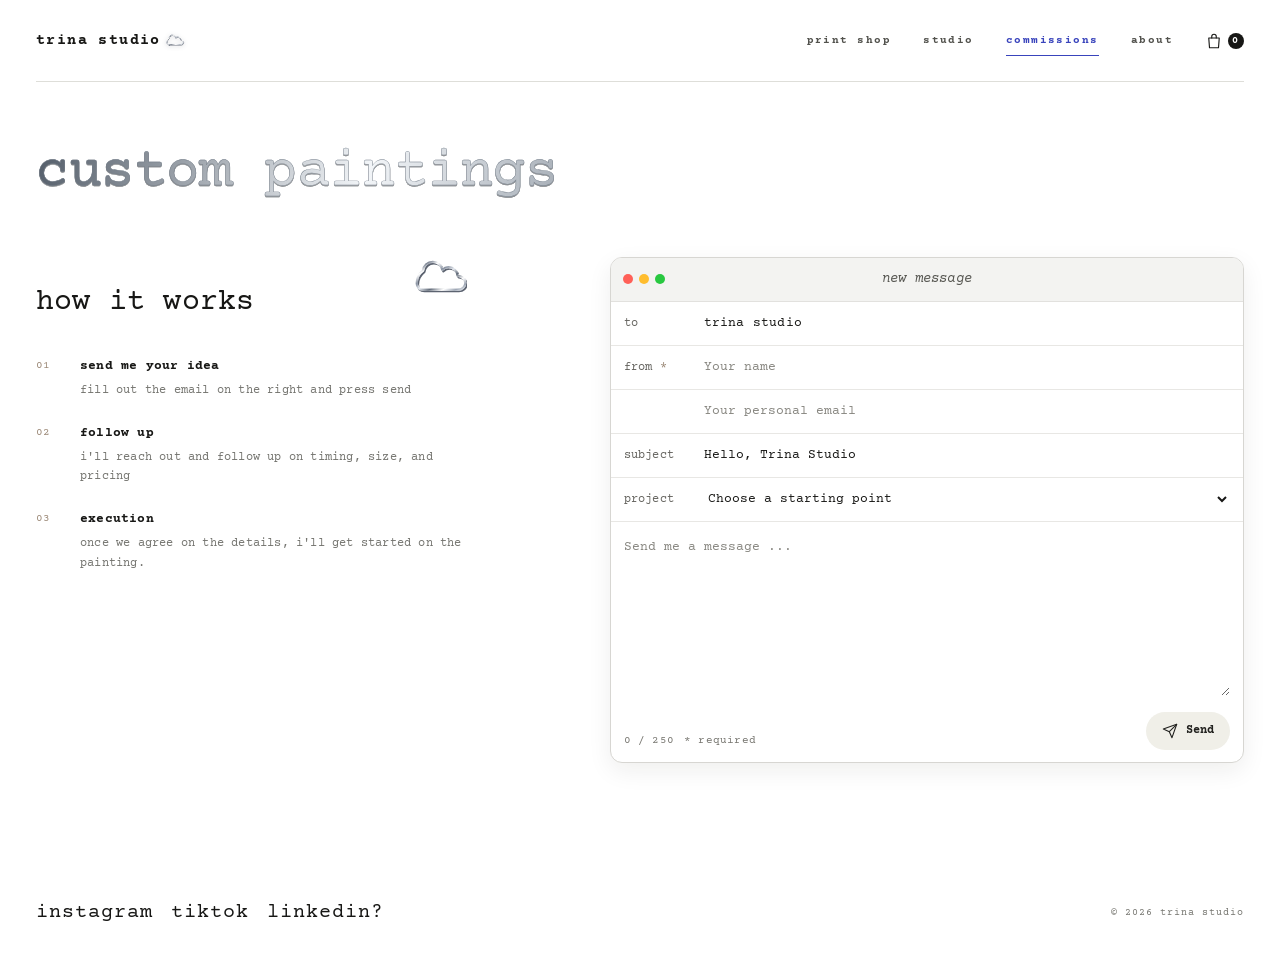
<file: commissions.html>
<!doctype html>
<html lang="en">
  <head>
    <meta charset="utf-8">
    <meta name="viewport" content="width=device-width, initial-scale=1">
    <meta name="description" content="Request a custom art commission from Trina Studio, an artist based in Seattle.">
    <meta name="theme-color" content="#ffffff">
    <title>commissions — trina studio</title>
    <link rel="preconnect" href="https://fonts.googleapis.com">
    <link rel="preconnect" href="https://fonts.gstatic.com" crossorigin>
    <link href="https://fonts.googleapis.com/css2?family=Courier+Prime:ital,wght@0,400;0,700;1,400;1,700&display=swap" rel="stylesheet">
    <link rel="stylesheet" href="styles.css">
    <script src="script.js" defer></script>
  </head>
  <body>
    <header class="site-header">
      <a class="wordmark" href="index.html" aria-label="Trina Studio home">trina studio<img class="metal-cloud-icon" src="images/metal-cloud.svg" alt=""></a>
      <button class="menu-toggle" type="button" aria-expanded="false" aria-controls="site-nav">Menu</button>
      <nav class="site-nav" id="site-nav" aria-label="Main navigation">
        <a href="prints.html">Print shop</a><a href="gallery.html">Studio</a><a href="commissions.html" aria-current="page">Commissions</a><a href="about.html">About</a><a class="cart-link" href="prints.html#cart-dialog" data-cart-open aria-label="Open cart, 0 items"><svg aria-hidden="true" viewBox="0 0 24 24"><path d="M5 8h14l-1 13H6L5 8Z" /><path d="M9 8V6a3 3 0 0 1 6 0v2" /></svg><span class="cart-count" data-cart-count>0</span></a>
      </nav>
    </header>
    <main class="page-main">
      <section class="page-intro page-intro-narrow">
        <h1>CUSTOM PAINTINGS</h1>
      </section>
      <section class="commission-layout section-wrap">
        <aside class="commission-aside">
          <div class="aside-scribble" aria-hidden="true"><img src="images/metal-cloud.svg" alt=""></div>
          <h2>How it works</h2>
          <ol class="steps-list">
            <li><span>01</span><div><strong>send me your idea</strong><p>fill out the email on the right and press send</p></div></li>
            <li><span>02</span><div><strong>follow up</strong><p>i'll reach out and follow up on timing, size, and pricing</p></div></li>
            <li><span>03</span><div><strong>execution</strong><p>once we agree on the details, i'll get started on the painting.</p></div></li>
          </ol>
        </aside>
        <form class="request-form mail-compose" action="https://formsubmit.co/trinan12399@gmail.com" method="POST">
          <div class="mail-window-bar">
            <div class="mail-window-controls" aria-hidden="true"><span></span><span></span><span></span></div>
            <p>New message</p>
          </div>
          <div class="mail-row mail-recipient"><span class="mail-row-label">To</span><span class="mail-recipient-name">Trina Studio</span></div>
          <div class="mail-row">
            <label class="mail-row-label" for="commission-name">From <span aria-hidden="true">*</span></label>
            <input id="commission-name" name="name" autocomplete="name" placeholder="Your name" required>
          </div>
          <div class="mail-row mail-email-row">
            <label class="visually-hidden" for="commission-email">Your personal email *</label>
            <input id="commission-email" name="email" type="email" autocomplete="email" placeholder="Your personal email" required>
          </div>
          <div class="mail-row">
            <label class="mail-row-label" for="commission-subject">Subject</label>
            <input id="commission-subject" name="subject" value="Hello, Trina Studio">
          </div>
          <input type="hidden" name="_subject" value="Commission request">
          <input type="hidden" name="_replyto">
          <div class="mail-row">
            <label class="mail-row-label" for="commission-type">Project</label>
            <select id="commission-type" name="type">
              <option value="">Choose a starting point</option><option>Portrait or people</option><option>Pet portrait</option><option>Place or landscape</option><option>Something else entirely</option>
            </select>
          </div>
          <div class="mail-message">
            <label class="visually-hidden" for="commission-details">Message *</label>
            <textarea id="commission-details" name="details" rows="5" maxlength="250" placeholder="Send me a message ..." required></textarea>
          </div>
          <div class="mail-compose-footer">
            <div class="mail-footer-meta"><span data-message-count>0 / 250</span><span>* Required</span></div>
            <button class="mail-send-button" type="submit"><svg aria-hidden="true" viewBox="0 0 24 24"><path d="m22 2-7 20-4-9-9-4Z" /><path d="M22 2 11 13" /></svg>Send</button>
          </div>
        </form>
      </section>
    </main>
    <footer class="site-footer"><div class="footer-social-links"><a class="home-instagram" href="https://www.instagram.com/trina_studio/" target="_blank" rel="noopener noreferrer">Instagram</a><a class="home-tiktok" href="https://www.tiktok.com/@trinastudio" target="_blank" rel="noopener noreferrer">TikTok</a><a class="home-linkedin" href="https://www.linkedin.com/in/ngocnguyen6/" target="_blank" rel="noopener noreferrer">LinkedIn?</a></div><span>© <span data-year>2025</span> Trina Studio</span></footer>
  </body>
</html>
</file>
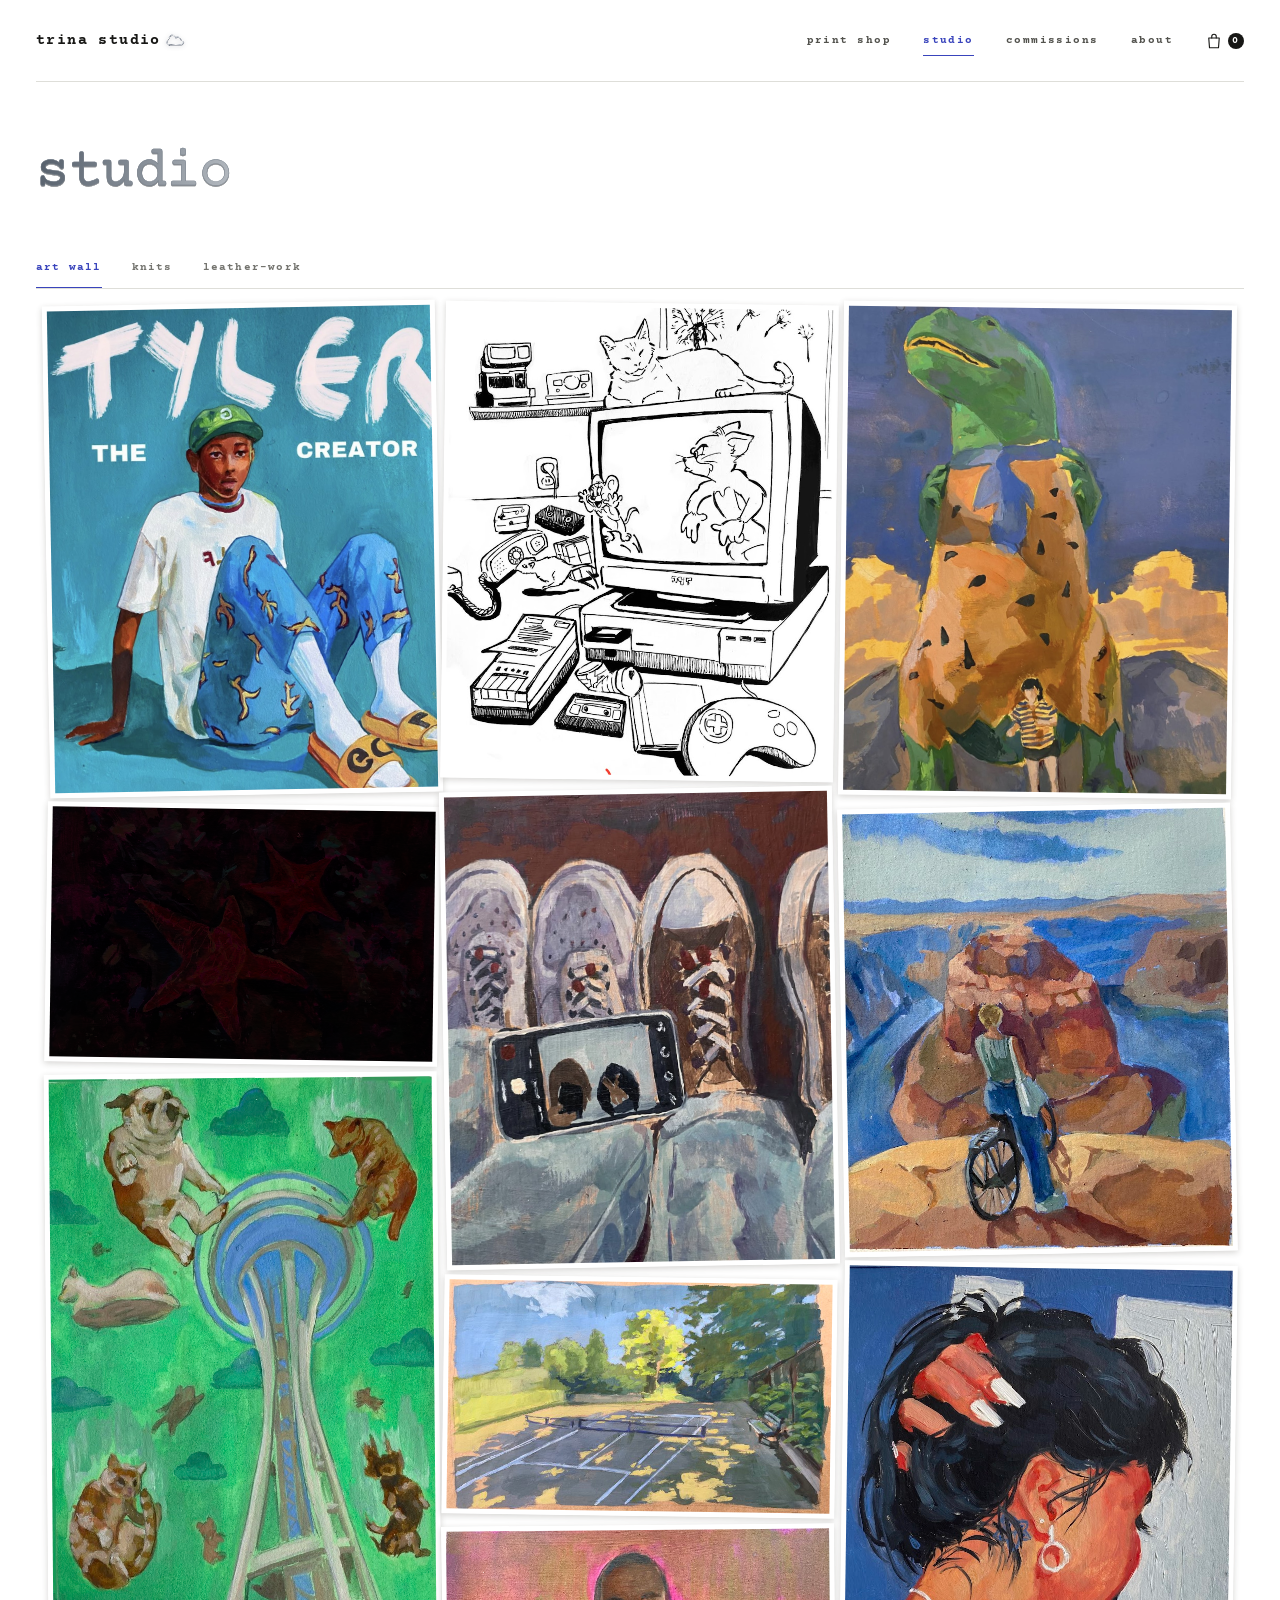
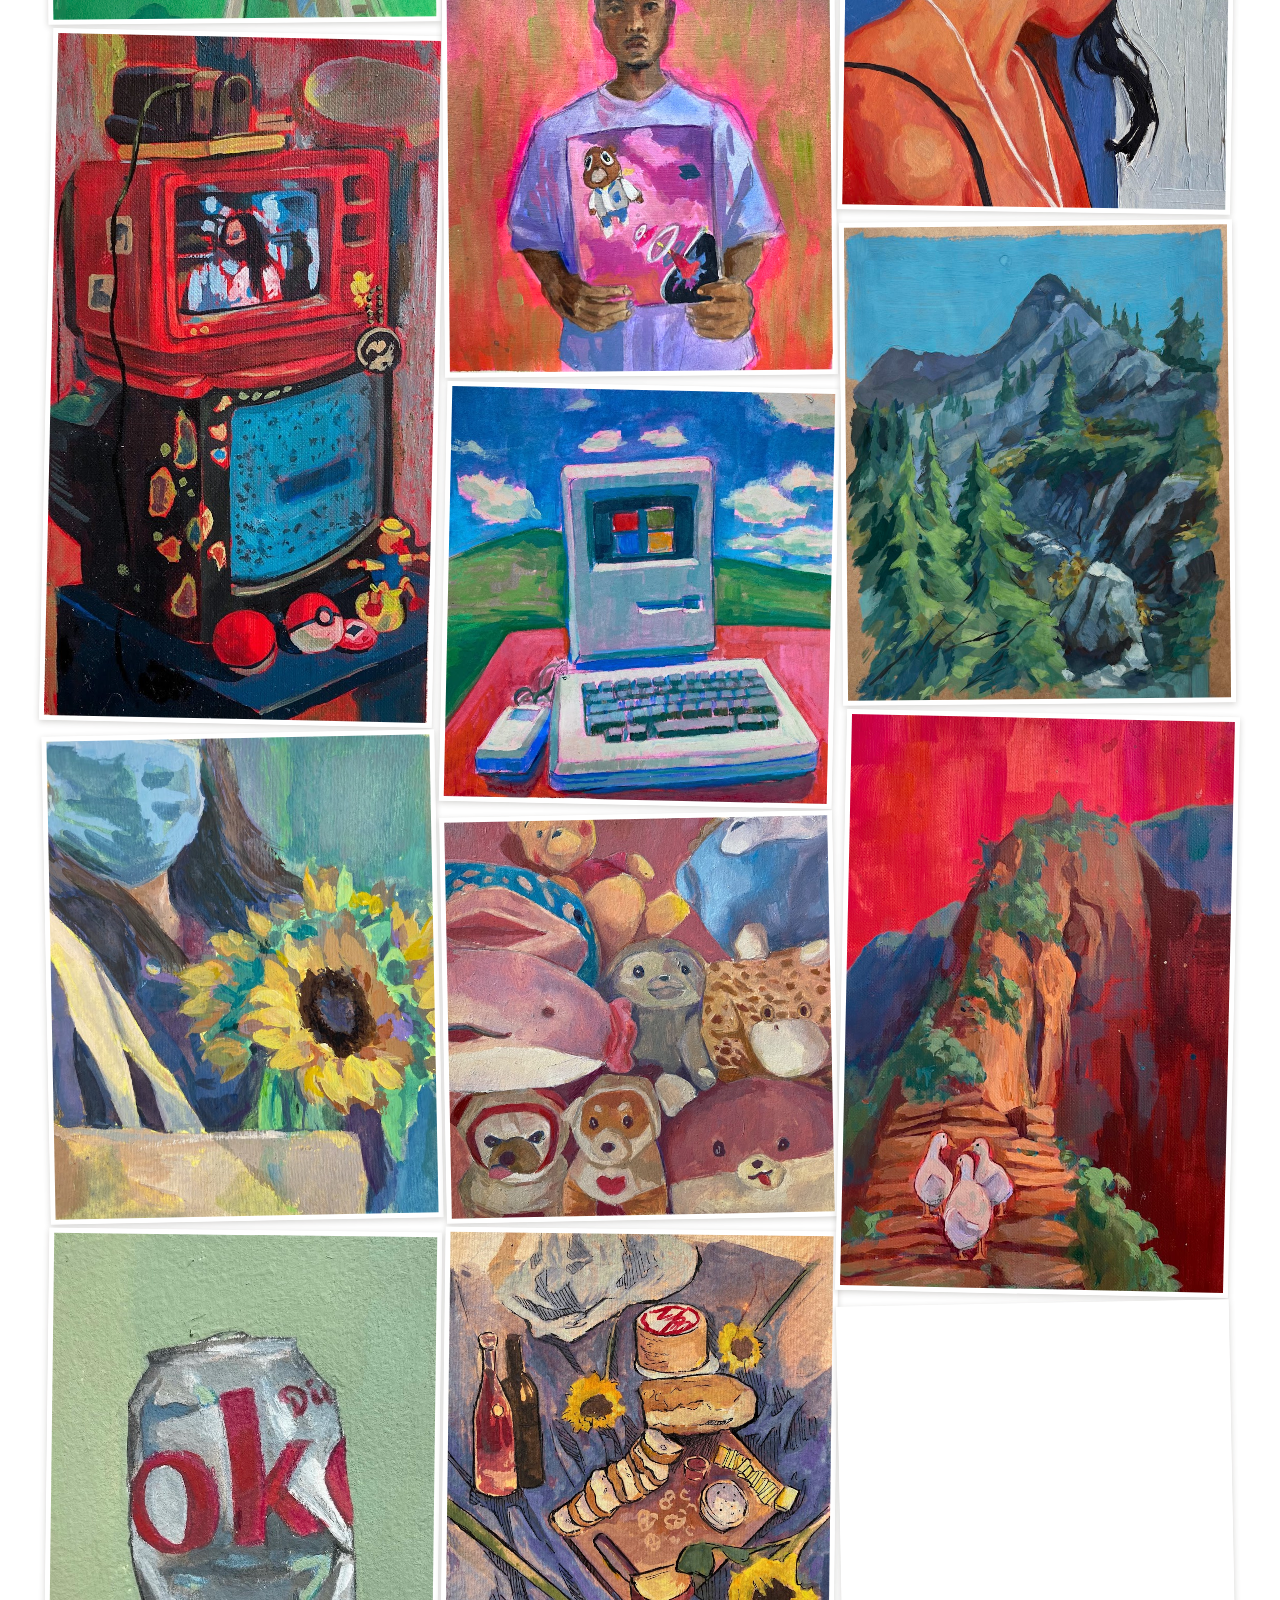
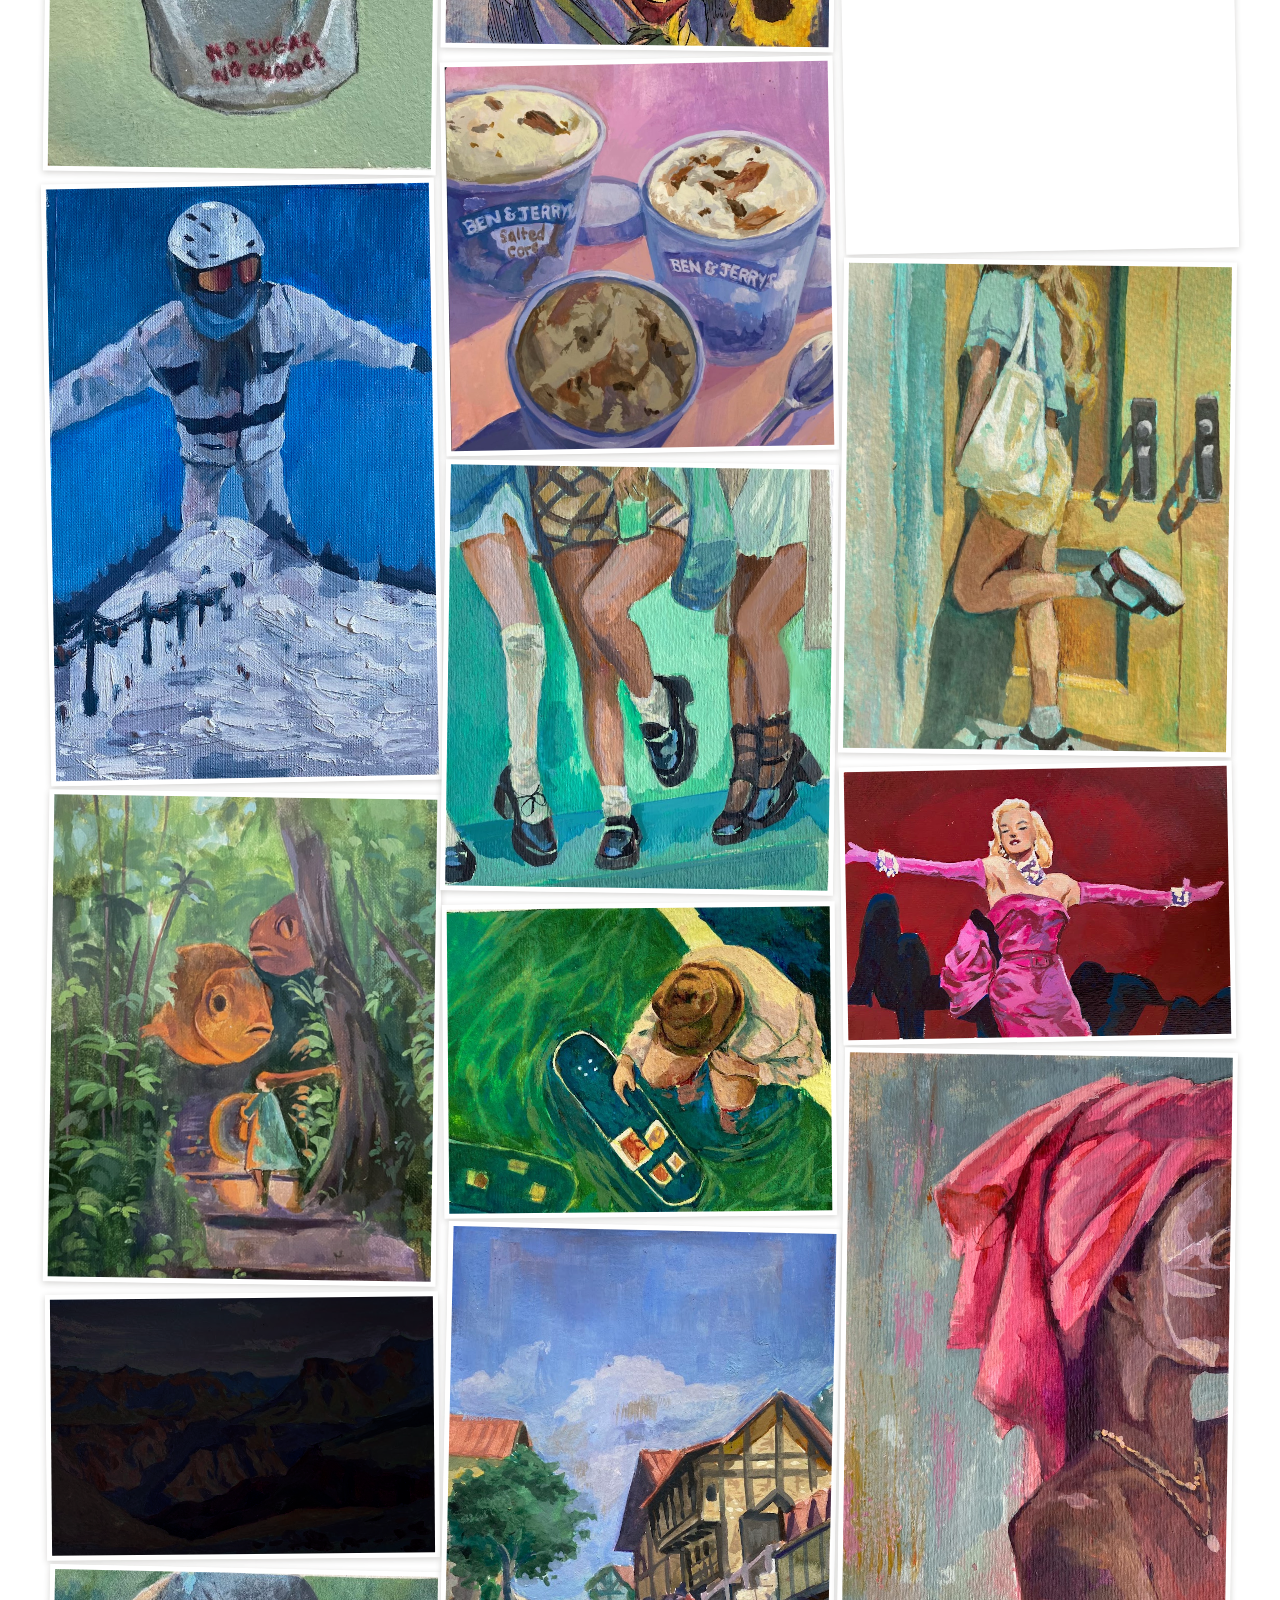
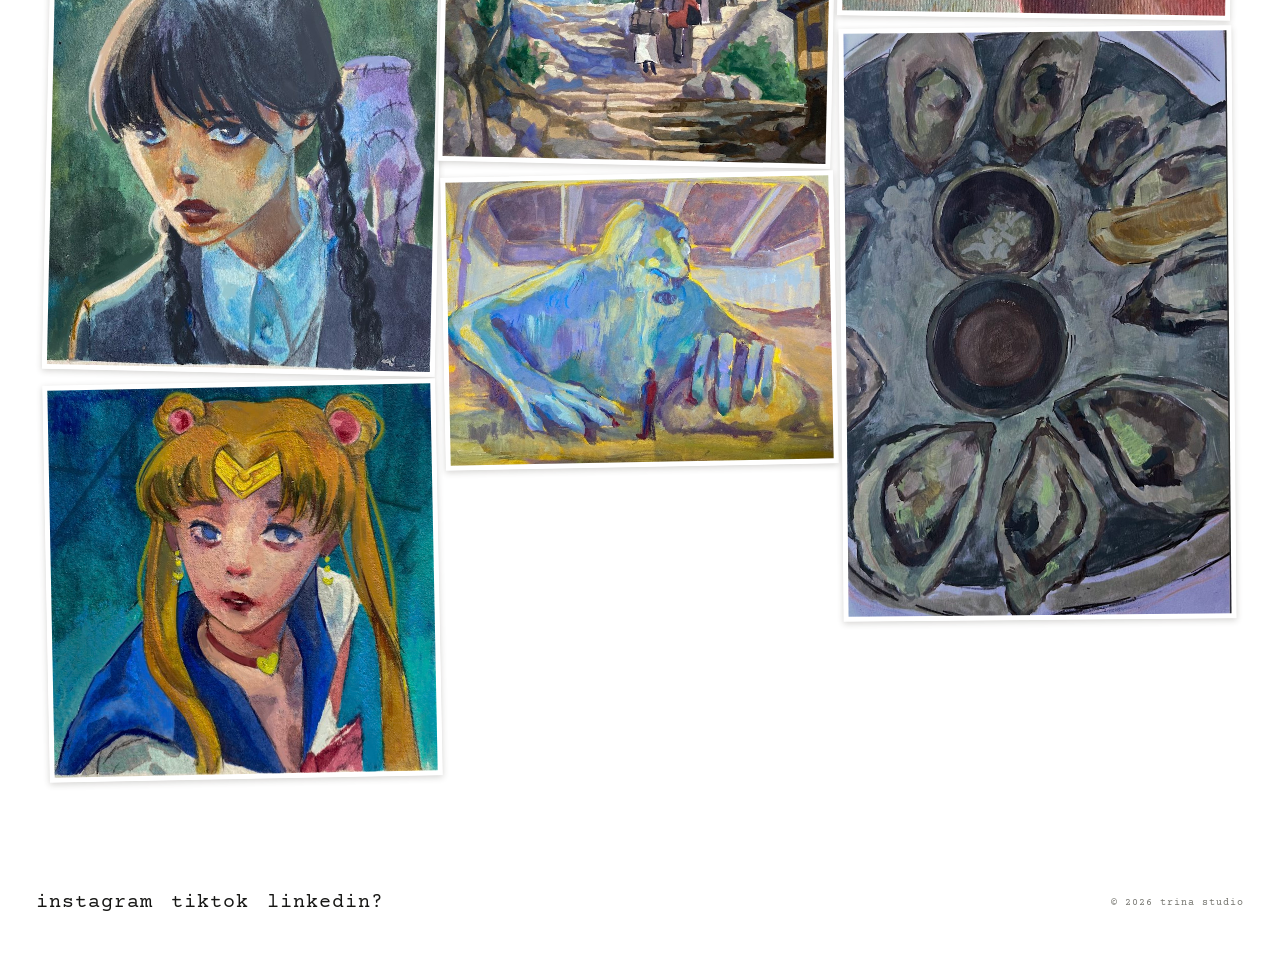
<file: gallery.html>
<!doctype html>
<html lang="en">
  <head>
    <meta charset="utf-8">
    <meta name="viewport" content="width=device-width, initial-scale=1">
    <meta name="description" content="A collection of colorful, nature-inspired artwork by Trina Studio.">
    <meta name="theme-color" content="#ffffff">
    <title>studio — trina studio</title>
    <link rel="preconnect" href="https://fonts.googleapis.com">
    <link rel="preconnect" href="https://fonts.gstatic.com" crossorigin>
    <link href="https://fonts.googleapis.com/css2?family=Courier+Prime:ital,wght@0,400;0,700;1,400;1,700&display=swap" rel="stylesheet">
    <link rel="stylesheet" href="styles.css">
    <script src="script.js" defer></script>
  </head>
  <body>
    <header class="site-header">
      <a class="wordmark" href="index.html" aria-label="Trina Studio home">trina studio<img class="metal-cloud-icon" src="images/metal-cloud.svg" alt=""></a>
      <button class="menu-toggle" type="button" aria-expanded="false" aria-controls="site-nav">Menu</button>
      <nav class="site-nav" id="site-nav" aria-label="Main navigation">
        <a href="prints.html">Print shop</a><a href="gallery.html" aria-current="page">Studio</a><a href="commissions.html">Commissions</a><a href="about.html">About</a><a class="cart-link" href="prints.html#cart-dialog" data-cart-open aria-label="Open cart, 0 items"><svg aria-hidden="true" viewBox="0 0 24 24"><path d="M5 8h14l-1 13H6L5 8Z" /><path d="M9 8V6a3 3 0 0 1 6 0v2" /></svg><span class="cart-count" data-cart-count>0</span></a>
      </nav>
    </header>
    <main class="page-main">
      <section class="page-intro">
        <h1>STUDIO</h1>
      </section>
      <div class="studio-tabs section-wrap" role="tablist" aria-label="Studio collections" data-studio-tabs>
        <button class="studio-tab" id="art-wall-tab" type="button" role="tab" aria-selected="true" aria-controls="art-wall-panel" tabindex="0">art wall</button>
        <button class="studio-tab" id="knits-tab" type="button" role="tab" aria-selected="false" aria-controls="knits-panel" tabindex="-1">knits</button>
        <button class="studio-tab" id="leather-work-tab" type="button" role="tab" aria-selected="false" aria-controls="leather-work-panel" tabindex="-1">leather-work</button>
      </div>
      <section class="studio-panel" id="art-wall-panel" role="tabpanel" aria-labelledby="art-wall-tab" tabindex="0">
        <section class="gallery-grid section-wrap" aria-label="Artwork collection">
        <article class="artwork-card" data-artwork-id="original-01" tabindex="0" aria-label="the creator. Press Enter to view full screen; use arrow keys to move."><img class="gallery-artwork" src="images/artworks/artwork-01.jpg" alt="Painted portrait of a seated person against a turquoise background" draggable="false"><div class="artwork-meta"><span class="artwork-index">[01]</span><div><h2>the creator</h2><p>original artwork</p></div></div></article>
        <article class="artwork-card" data-artwork-id="07" tabindex="0" aria-label="tidepools. Press Enter to view full screen; use arrow keys to move."><img class="gallery-artwork" src="images/prints/tidepools.jpg" alt="tidepools, gouache painting" loading="lazy" decoding="async" draggable="false"><div class="artwork-meta"><span class="artwork-index">[07]</span><div><h2>tidepools</h2><p>gouache</p></div></div></article>
        <article class="artwork-card" data-artwork-id="08" tabindex="0" aria-label="it's raining cats and dogs. Press Enter to view full screen; use arrow keys to move."><img class="gallery-artwork" src="images/prints/its-raining-cats-and-dogs.jpg" alt="it's raining cats and dogs, gouache painting" loading="lazy" decoding="async" draggable="false"><div class="artwork-meta"><span class="artwork-index">[08]</span><div><h2>it's raining cats &amp; dogs !!</h2><p>gouache</p></div></div></article>
        <article class="artwork-card" data-artwork-id="09" tabindex="0" aria-label="retro. Press Enter to view full screen; use arrow keys to move."><img class="gallery-artwork" src="images/prints/retro.jpg" alt="retro, gouache and acrylic painting" loading="lazy" decoding="async" draggable="false"><div class="artwork-meta"><span class="artwork-index">[09]</span><div><h2>retro</h2><p>gouache + acrylic</p></div></div></article>
        <article class="artwork-card" data-artwork-id="10" tabindex="0" aria-label="covid flowers. Press Enter to view full screen; use arrow keys to move."><img class="gallery-artwork" src="images/prints/covid-flowers.jpg" alt="covid flowers, gouache painting" loading="lazy" decoding="async" draggable="false"><div class="artwork-meta"><span class="artwork-index">[10]</span><div><h2>covid flowers</h2><p>gouache</p></div></div></article>
        <article class="artwork-card" data-artwork-id="11" tabindex="0" aria-label="diet coke. Press Enter to view full screen; use arrow keys to move."><img class="gallery-artwork" src="images/prints/diet-coke.jpg" alt="diet coke, gouache and acrylic painting" loading="lazy" decoding="async" draggable="false"><div class="artwork-meta"><span class="artwork-index">[11]</span><div><h2>diet coke</h2><p>gouache + acrylic</p></div></div></article>
        <article class="artwork-card" data-artwork-id="12" tabindex="0" aria-label="snowboardin' snoqualmie. Press Enter to view full screen; use arrow keys to move."><img class="gallery-artwork" src="images/prints/snowboardin-snoqualmie.jpg" alt="snowboardin' snoqualmie, oil painting" loading="lazy" decoding="async" draggable="false"><div class="artwork-meta"><span class="artwork-index">[12]</span><div><h2>snowboardin' snoqualmie</h2><p>oil</p></div></div></article>
        <article class="artwork-card" data-artwork-id="original-02" tabindex="0" aria-label="fishies. Press Enter to view full screen; use arrow keys to move."><img class="gallery-artwork" src="images/artworks/artwork-02.jpg" alt="Two orange fish surrounded by lush green forest plants" draggable="false"><div class="artwork-meta"><span class="artwork-index">[02]</span><div><h2>fishies !</h2><p>original artwork</p></div></div></article>
        <article class="artwork-card" data-artwork-id="13" tabindex="0" aria-label="grand canyon. Press Enter to view full screen; use arrow keys to move."><img class="gallery-artwork" src="images/prints/grand-canyon.jpg" alt="grand canyon, gouache painting" loading="lazy" decoding="async" draggable="false"><div class="artwork-meta"><span class="artwork-index">[13]</span><div><h2>grand canyon</h2><p>gouache</p></div></div></article>
        <article class="artwork-card" data-artwork-id="14" tabindex="0" aria-label="wednesday. Press Enter to view full screen; use arrow keys to move."><img class="gallery-artwork" src="images/prints/wednesday.jpg" alt="wednesday, watercolor, gouache, and colored pencil painting" loading="lazy" decoding="async" draggable="false"><div class="artwork-meta"><span class="artwork-index">[14]</span><div><h2>wednesday</h2><p>watercolor + gouache + color pencil</p></div></div></article>
        <article class="artwork-card" data-artwork-id="15" tabindex="0" aria-label="sailor moon. Press Enter to view full screen; use arrow keys to move."><img class="gallery-artwork" src="images/prints/sailor-moon.jpg" alt="sailor moon, watercolor and gouache painting" loading="lazy" decoding="async" draggable="false"><div class="artwork-meta"><span class="artwork-index">[15]</span><div><h2>sailor moon</h2><p>watercolor + gouache</p></div></div></article>
        <article class="artwork-card" data-artwork-id="16" tabindex="0" aria-label="tom and jerry. Press Enter to view full screen; use arrow keys to move."><img class="gallery-artwork" src="images/prints/tom-and-jerry.jpg" alt="tom and jerry, ink drawing" loading="lazy" decoding="async" draggable="false"><div class="artwork-meta"><span class="artwork-index">[16]</span><div><h2>tom &amp; jerry</h2><p>ink drawing</p></div></div></article>
        <article class="artwork-card" data-artwork-id="original-03" tabindex="0" aria-label="untitled 03. Press Enter to view full screen; use arrow keys to move."><img class="gallery-artwork" src="images/artworks/artwork-03.jpg" alt="Painted row of sneakers with a phone showing shoe sketches" draggable="false"><div class="artwork-meta"><span class="artwork-index">[03]</span><div><h2>untitled 03</h2><p>original artwork</p></div></div></article>
        <article class="artwork-card" data-artwork-id="17" tabindex="0" aria-label="tennis courts. Press Enter to view full screen; use arrow keys to move."><img class="gallery-artwork" src="images/prints/tennis-courts.jpg" alt="tennis courts, gouache painting" loading="lazy" decoding="async" draggable="false"><div class="artwork-meta"><span class="artwork-index">[17]</span><div><h2>tennis courts</h2><p>gouache</p></div></div></article>
        <article class="artwork-card" data-artwork-id="18" tabindex="0" aria-label="champion. Press Enter to view full screen; use arrow keys to move."><img class="gallery-artwork" src="images/prints/champion.jpg" alt="champion, gouache and colored pencil painting" loading="lazy" decoding="async" draggable="false"><div class="artwork-meta"><span class="artwork-index">[18]</span><div><h2>champion</h2><p>gouache + color pencil</p></div></div></article>
        <article class="artwork-card" data-artwork-id="19" tabindex="0" aria-label="msft. Press Enter to view full screen; use arrow keys to move."><img class="gallery-artwork" src="images/prints/msft.jpg" alt="msft, gouache painting" loading="lazy" decoding="async" draggable="false"><div class="artwork-meta"><span class="artwork-index">[19]</span><div><h2>msft</h2><p>gouache</p></div></div></article>
        <article class="artwork-card" data-artwork-id="20" tabindex="0" aria-label="plushies. Press Enter to view full screen; use arrow keys to move."><img class="gallery-artwork" src="images/prints/plushies.jpg" alt="plushies, oil painting" loading="lazy" decoding="async" draggable="false"><div class="artwork-meta"><span class="artwork-index">[20]</span><div><h2>plushies</h2><p>oil</p></div></div></article>
        <article class="artwork-card" data-artwork-id="21" tabindex="0" aria-label="picnic. Press Enter to view full screen; use arrow keys to move."><img class="gallery-artwork" src="images/prints/picnic.jpg" alt="picnic, gouache, watercolor, and ink painting" loading="lazy" decoding="async" draggable="false"><div class="artwork-meta"><span class="artwork-index">[21]</span><div><h2>picnic</h2><p>gouache + watercolor + ink</p></div></div></article>
        <article class="artwork-card" data-artwork-id="original-04" tabindex="0" aria-label="ben and jerry's. Press Enter to view full screen; use arrow keys to move."><img class="gallery-artwork" src="images/artworks/artwork-04.jpg" alt="Painted ice cream cups and a spoon on a pink table" draggable="false"><div class="artwork-meta"><span class="artwork-index">[04]</span><div><h2>ben &amp; jerry's</h2><p>original artwork</p></div></div></article>
        <article class="artwork-card" data-artwork-id="22" tabindex="0" aria-label="legs legs legs. Press Enter to view full screen; use arrow keys to move."><img class="gallery-artwork" src="images/prints/legs-legs-legs.jpg" alt="legs legs legs, gouache painting" loading="lazy" decoding="async" draggable="false"><div class="artwork-meta"><span class="artwork-index">[22]</span><div><h2>legs legs legs</h2><p>gouache</p></div></div></article>
        <article class="artwork-card" data-artwork-id="23" tabindex="0" aria-label="skater. Press Enter to view full screen; use arrow keys to move."><img class="gallery-artwork" src="images/prints/skater.jpg" alt="skater, gouache and colored pencil painting" loading="lazy" decoding="async" draggable="false"><div class="artwork-meta"><span class="artwork-index">[23]</span><div><h2>skater</h2><p>gouache + color pencil</p></div></div></article>
        <article class="artwork-card" data-artwork-id="24" tabindex="0" aria-label="aot. Press Enter to view full screen; use arrow keys to move."><img class="gallery-artwork" src="images/prints/aot.jpg" alt="aot, gouache painting" loading="lazy" decoding="async" draggable="false"><div class="artwork-meta"><span class="artwork-index">[24]</span><div><h2>aot</h2><p>gouache</p></div></div></article>
        <article class="artwork-card" data-artwork-id="25" tabindex="0" aria-label="fremont troll. Press Enter to view full screen; use arrow keys to move."><img class="gallery-artwork" src="images/prints/fremont-troll.jpg" alt="fremont troll, gouache and colored pencil painting" loading="lazy" decoding="async" draggable="false"><div class="artwork-meta"><span class="artwork-index">[25]</span><div><h2>fremont troll</h2><p>gouache + color pencil</p></div></div></article>
        <article class="artwork-card" data-artwork-id="original-05" tabindex="0" aria-label="dino. Press Enter to view full screen; use arrow keys to move."><img class="gallery-artwork" src="images/artworks/artwork-05.jpg" alt="Painted green dinosaur beneath a purple and golden sky" draggable="false"><div class="artwork-meta"><span class="artwork-index">[05]</span><div><h2>dino</h2><p>original artwork</p></div></div></article>
        <article class="artwork-card" data-artwork-id="26" tabindex="0" aria-label="horseshoe bend. Press Enter to view full screen; use arrow keys to move."><img class="gallery-artwork" src="images/prints/horseshoe-bend.jpg" alt="horseshoe bend, gouache painting" loading="lazy" decoding="async" draggable="false"><div class="artwork-meta"><span class="artwork-index">[26]</span><div><h2>horseshoe bend</h2><p>gouache</p></div></div></article>
        <article class="artwork-card" data-artwork-id="27" tabindex="0" aria-label="tatted. Press Enter to view full screen; use arrow keys to move."><img class="gallery-artwork" src="images/prints/tatted.jpg" alt="tatted, oil painting" loading="lazy" decoding="async" draggable="false"><div class="artwork-meta"><span class="artwork-index">[27]</span><div><h2>tatted</h2><p>oil</p></div></div></article>
        <article class="artwork-card" data-artwork-id="28" tabindex="0" aria-label="north cascades. Press Enter to view full screen; use arrow keys to move."><img class="gallery-artwork" src="images/prints/north-cascades.jpg" alt="north cascades, gouache painting" loading="lazy" decoding="async" draggable="false"><div class="artwork-meta"><span class="artwork-index">[28]</span><div><h2>north cascades</h2><p>gouache</p></div></div></article>
        <article class="artwork-card" data-artwork-id="29" tabindex="0" aria-label="zion national park. Press Enter to view full screen; use arrow keys to move."><img class="gallery-artwork" src="images/prints/zion-ntl-park.jpg" alt="zion national park, gouache painting" loading="lazy" decoding="async" draggable="false"><div class="artwork-meta"><span class="artwork-index">[29]</span><div><h2>zion ntl park</h2><p>gouache</p></div></div></article>
        <article class="artwork-card" data-artwork-id="30" tabindex="0" aria-label="soju on a tuesday. Press Enter to view full screen; use arrow keys to move."><img class="gallery-artwork" src="images/prints/soju-on-a-tuesday.jpg" alt="soju on a tuesday, gouache painting" loading="lazy" decoding="async" draggable="false"><div class="artwork-meta"><span class="artwork-index">[30]</span><div><h2>soju on a tuesday</h2><p>gouache</p></div></div></article>
        <article class="artwork-card" data-artwork-id="original-06" tabindex="0" aria-label="untitled 06. Press Enter to view full screen; use arrow keys to move."><img class="gallery-artwork" src="images/artworks/artwork-06.jpg" alt="Painted figure holding a sneaker in a doorway" draggable="false"><div class="artwork-meta"><span class="artwork-index">[06]</span><div><h2>untitled 06</h2><p>original artwork</p></div></div></article>
        <article class="artwork-card" data-artwork-id="31" tabindex="0" aria-label="marilyn. Press Enter to view full screen; use arrow keys to move."><img class="gallery-artwork" src="images/prints/marilyn.jpg" alt="marilyn, acrylic painting" loading="lazy" decoding="async" draggable="false"><div class="artwork-meta"><span class="artwork-index">[31]</span><div><h2>marilyn</h2><p>acrylic</p></div></div></article>
        <article class="artwork-card" data-artwork-id="32" tabindex="0" aria-label="shower. Press Enter to view full screen; use arrow keys to move."><img class="gallery-artwork" src="images/prints/shower.jpg" alt="shower, gouache painting" loading="lazy" decoding="async" draggable="false"><div class="artwork-meta"><span class="artwork-index">[32]</span><div><h2>shower</h2><p>gouache</p></div></div></article>
        <article class="artwork-card" data-artwork-id="33" tabindex="0" aria-label="oysters. Press Enter to view full screen; use arrow keys to move."><img class="gallery-artwork" src="images/prints/oysters.jpg" alt="oysters, gouache painting" loading="lazy" decoding="async" draggable="false"><div class="artwork-meta"><span class="artwork-index">[33]</span><div><h2>oysters</h2><p>gouache</p></div></div></article>
        </section>
      </section>
      <section class="studio-panel studio-empty section-wrap" id="knits-panel" role="tabpanel" aria-labelledby="knits-tab" tabindex="0" hidden>
        <h2>Knits</h2>
        <p>New pieces coming soon.</p>
      </section>
      <section class="studio-panel studio-empty section-wrap" id="leather-work-panel" role="tabpanel" aria-labelledby="leather-work-tab" tabindex="0" hidden>
        <h2>Leather-work</h2>
        <p>New pieces coming soon.</p>
      </section>
    </main>
    <dialog class="image-viewer" aria-label="Full-screen artwork" data-image-viewer>
      <button class="image-viewer-close" type="button" data-image-viewer-close aria-label="Close full-screen artwork">×</button>
      <img class="image-viewer-image" data-image-viewer-image alt="">
    </dialog>
    <footer class="site-footer"><div class="footer-social-links"><a class="home-instagram" href="https://www.instagram.com/trina_studio/" target="_blank" rel="noopener noreferrer">Instagram</a><a class="home-tiktok" href="https://www.tiktok.com/@trinastudio" target="_blank" rel="noopener noreferrer">TikTok</a><a class="home-linkedin" href="https://www.linkedin.com/in/ngocnguyen6/" target="_blank" rel="noopener noreferrer">LinkedIn?</a></div><span>© <span data-year>2025</span> Trina Studio</span></footer>
  </body>
</html>
</file>
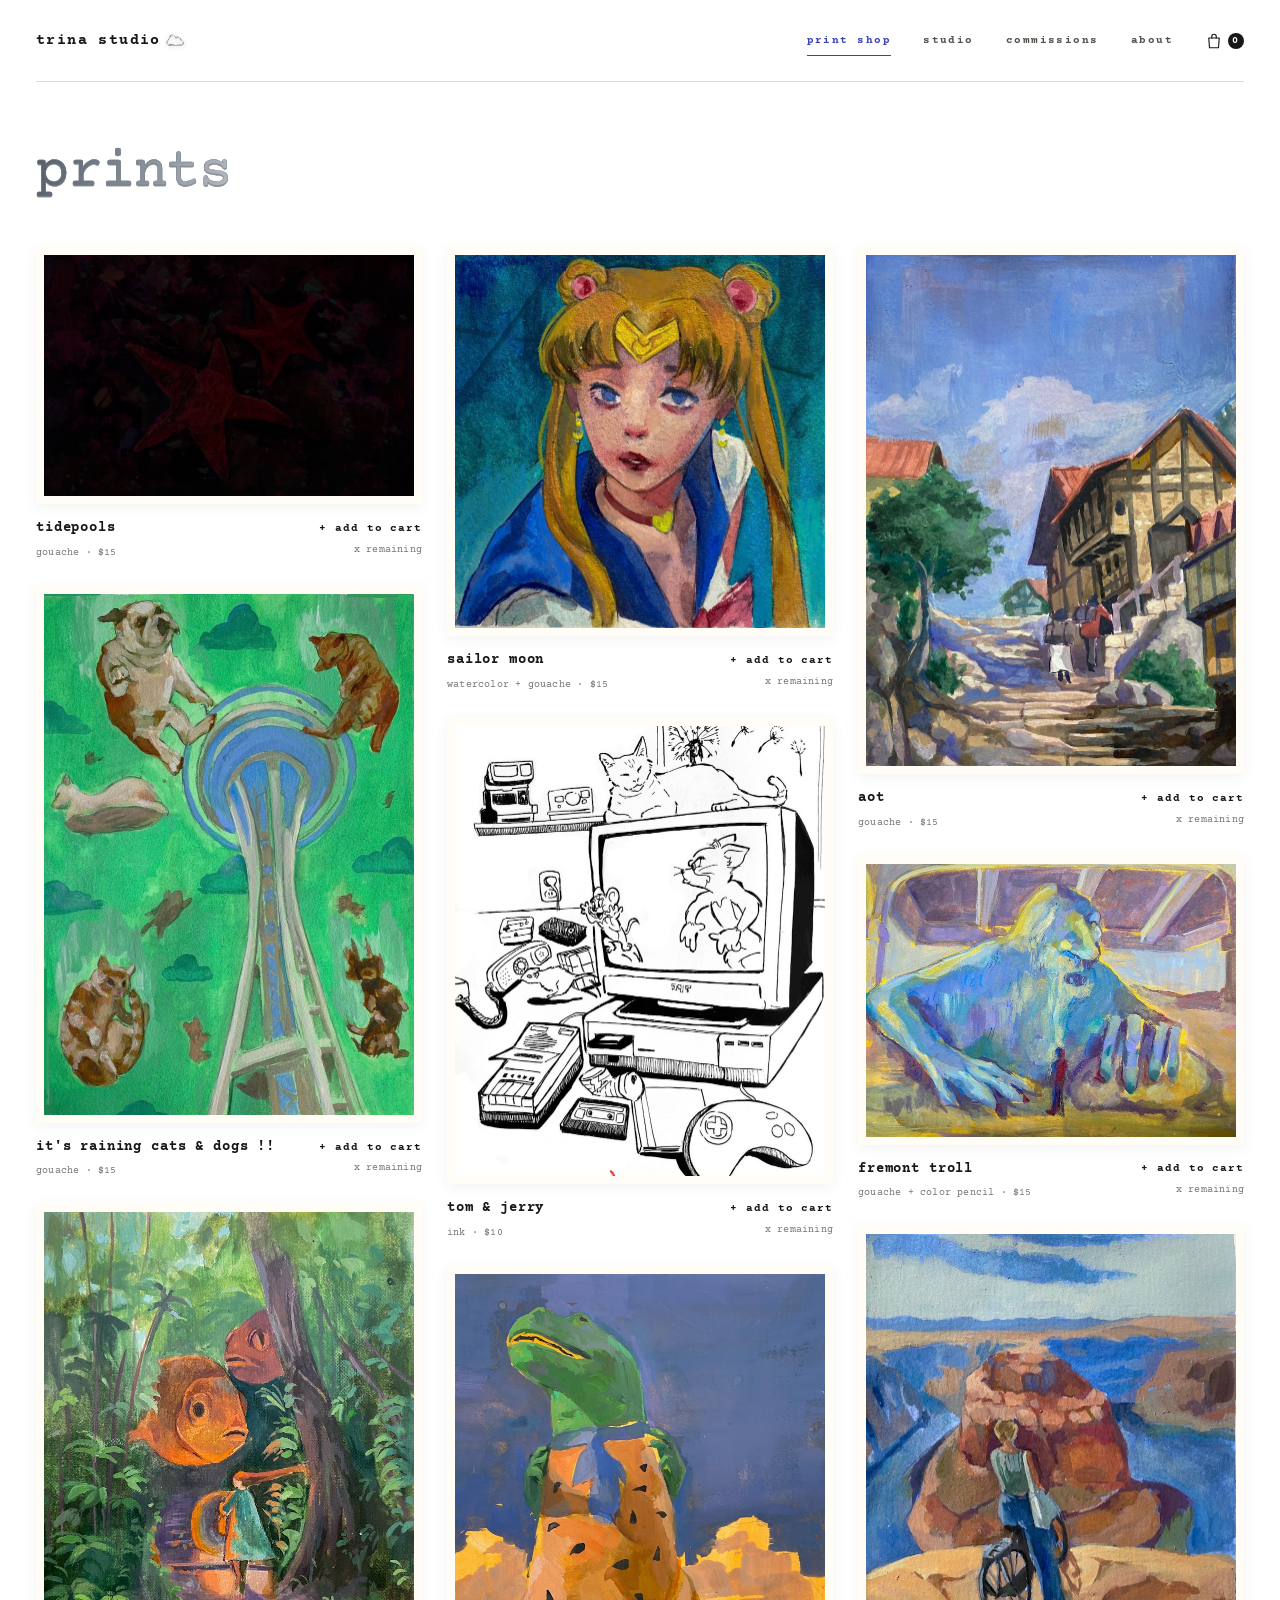
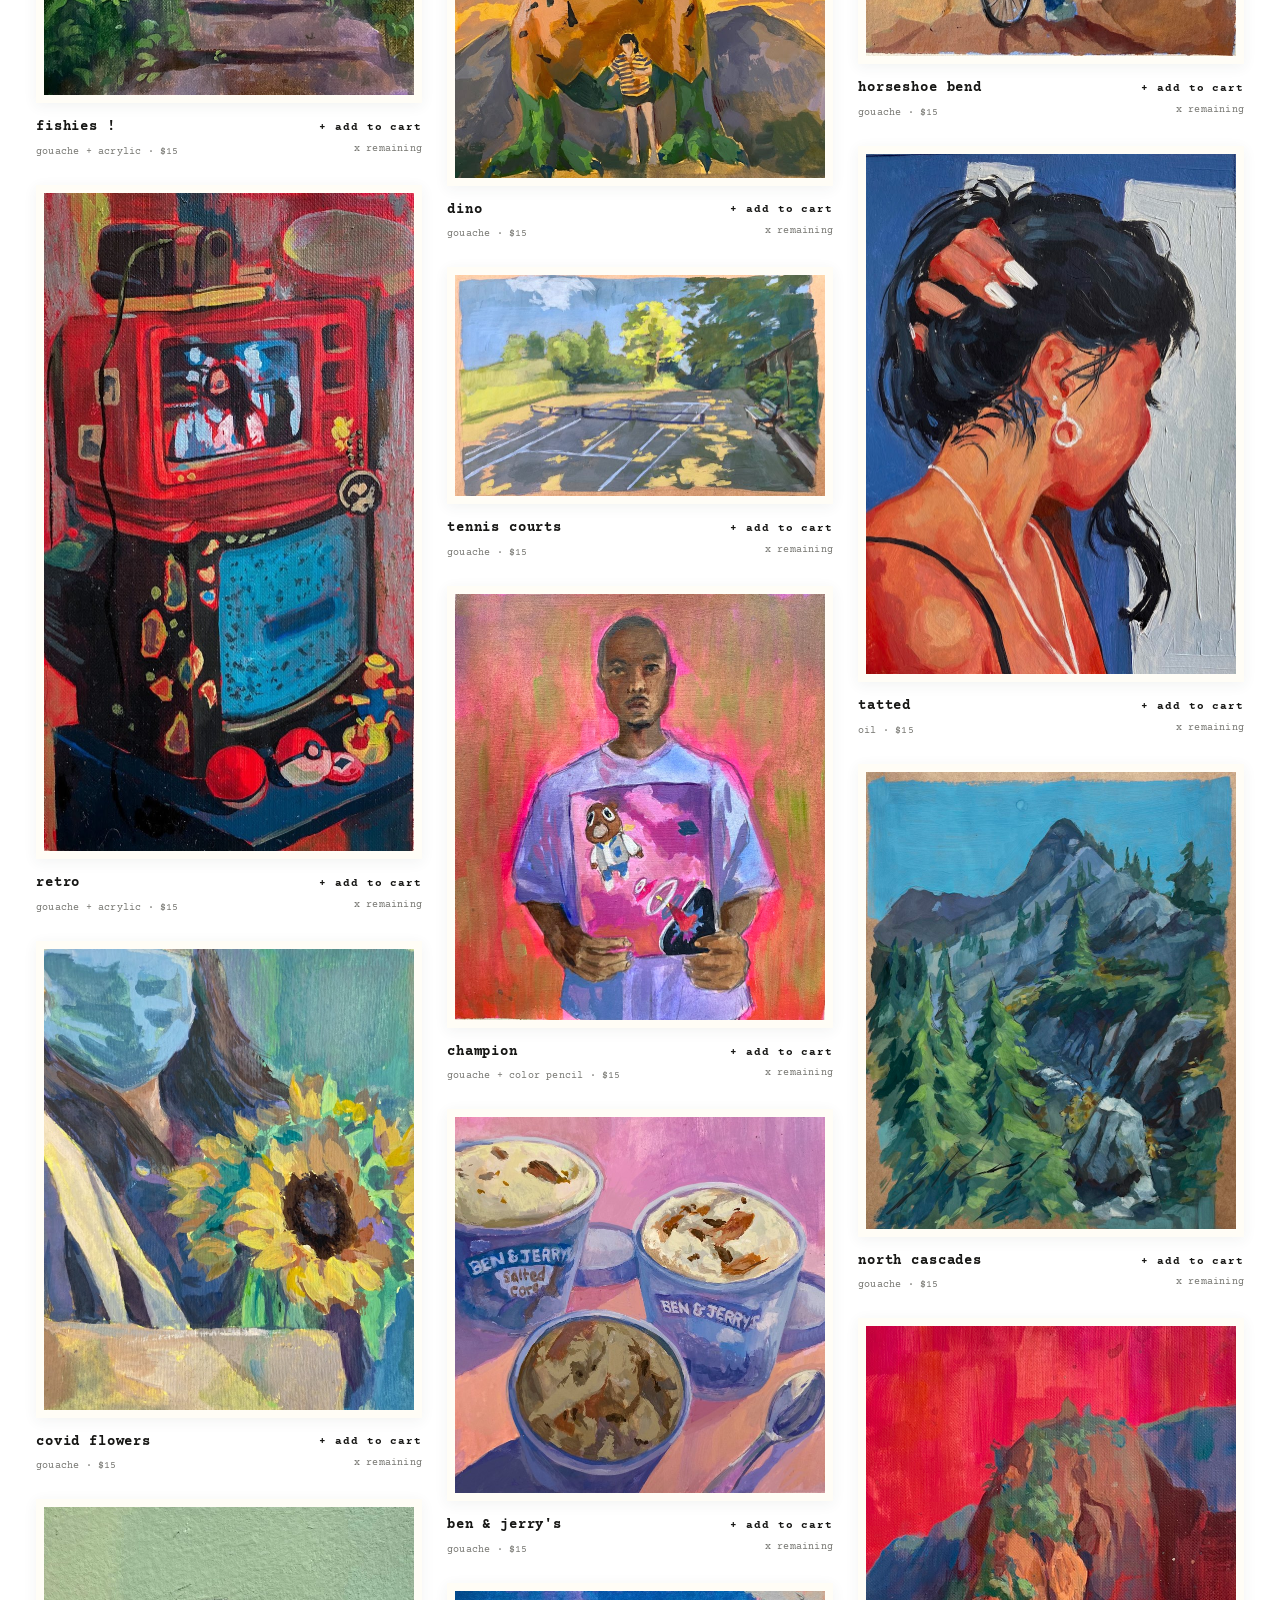
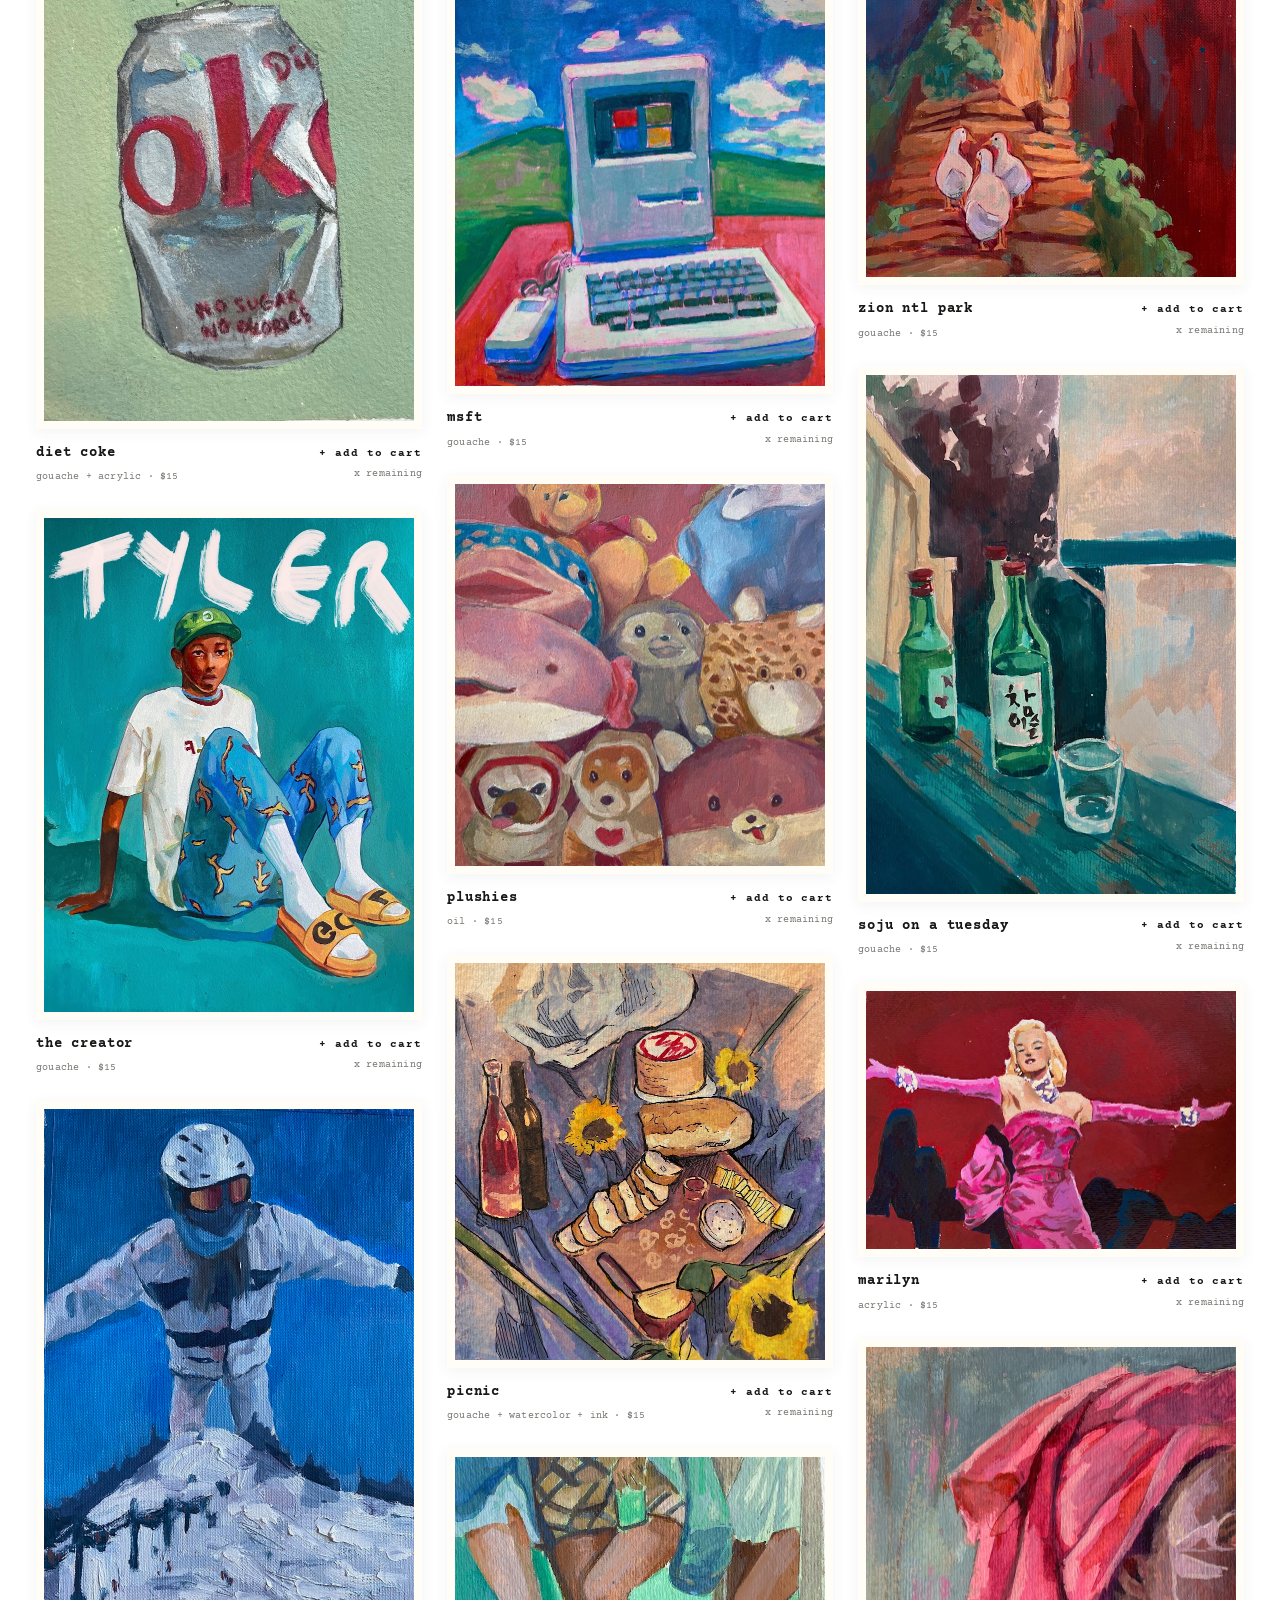
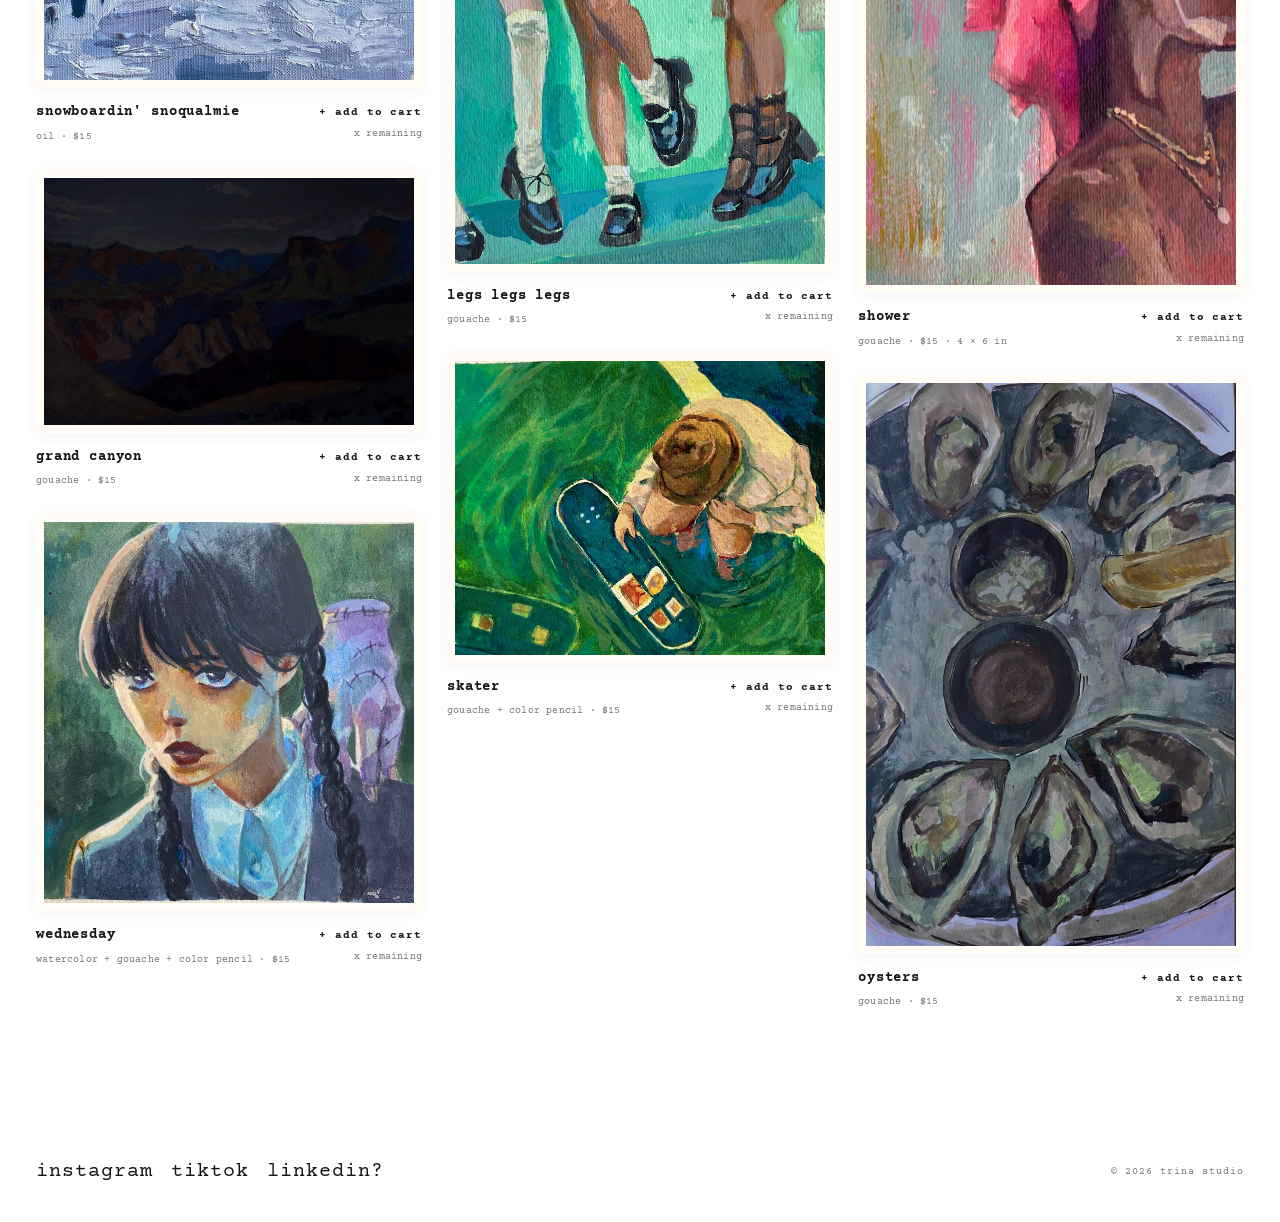
<file: prints.html>
<!doctype html>
<html lang="en">
  <head>
    <meta charset="utf-8">
    <meta name="viewport" content="width=device-width, initial-scale=1">
    <meta name="description" content="Order an art print of Trina Studio's original illustrations.">
    <meta name="theme-color" content="#ffffff">
    <title>print shop — trina studio</title>
    <link rel="preconnect" href="https://fonts.googleapis.com">
    <link rel="preconnect" href="https://fonts.gstatic.com" crossorigin>
    <link href="https://fonts.googleapis.com/css2?family=Courier+Prime:ital,wght@0,400;0,700;1,400;1,700&display=swap" rel="stylesheet">
    <link rel="stylesheet" href="styles.css">
    <script src="script.js" defer></script>
  </head>
  <body>
    <header class="site-header">
      <a class="wordmark" href="index.html" aria-label="Trina Studio home">trina studio<img class="metal-cloud-icon" src="images/metal-cloud.svg" alt=""></a>
      <button class="menu-toggle" type="button" aria-expanded="false" aria-controls="site-nav">Menu</button>
      <nav class="site-nav" id="site-nav" aria-label="Main navigation">
        <a href="prints.html" aria-current="page">Print shop</a><a href="gallery.html">Studio</a><a href="commissions.html">Commissions</a><a href="about.html">About</a><a class="cart-link" href="#cart-dialog" data-cart-open aria-label="Open cart, 0 items"><svg aria-hidden="true" viewBox="0 0 24 24"><path d="M5 8h14l-1 13H6L5 8Z" /><path d="M9 8V6a3 3 0 0 1 6 0v2" /></svg><span class="cart-count" data-cart-count>0</span></a>
      </nav>
    </header>
    <dialog class="cart-dialog" id="cart-dialog" aria-labelledby="cart-title" data-cart-dialog>
      <div class="cart-dialog-heading">
        <h2 id="cart-title">Your cart</h2>
        <button class="cart-close" type="button" data-cart-close aria-label="Close cart">×</button>
      </div>
      <p class="cart-empty" data-cart-empty>Your cart is empty.</p>
      <ul class="cart-items" data-cart-items></ul>
      <div class="cart-summary" data-cart-total hidden>
        <div class="cart-summary-row"><span>Subtotal</span><strong data-cart-subtotal>$0.00</strong></div>
        <div class="cart-summary-row"><span>shipping + handling</span><strong data-cart-shipping>$1.00</strong></div>
        <div class="cart-summary-row cart-summary-grand-total"><span>Total</span><strong data-cart-grand-total>$1.00</strong></div>
      </div>
      <a class="button button-dark cart-checkout" href="checkout.html" data-cart-checkout hidden>check out</a>
    </dialog>
    <dialog class="image-viewer" aria-label="Full-screen print" data-image-viewer>
      <button class="image-viewer-close" type="button" data-image-viewer-close aria-label="Close full-screen print">×</button>
      <img class="image-viewer-image" data-image-viewer-image alt="">
    </dialog>
    <main class="page-main">
      <section class="page-intro">
        <h1>PRINTS</h1>
      </section>
      <section class="shop-grid section-wrap" aria-label="Available art prints">
        <article class="shop-card"><button class="print-image-button" type="button" aria-label="View tidepools art print full screen"><img class="print-image" src="images/prints/tidepools.jpg" alt="tidepools art print" loading="lazy" decoding="async"></button><div class="shop-card-info"><div><h2>tidepools</h2><p>gouache · $15</p></div><div class="cart-action"><button class="text-link cart-add" type="button" data-cart-add>+ add to cart</button><span class="inventory-count">x remaining</span></div></div></article>
        <article class="shop-card"><button class="print-image-button" type="button" aria-label="View it's raining cats &amp; dogs art print full screen"><img class="print-image" src="images/prints/its-raining-cats-and-dogs.jpg" alt="it's raining cats &amp; dogs art print" loading="lazy" decoding="async"></button><div class="shop-card-info"><div><h2>it's raining cats &amp; dogs !!</h2><p>gouache · $15</p></div><div class="cart-action"><button class="text-link cart-add" type="button" data-cart-add>+ add to cart</button><span class="inventory-count">x remaining</span></div></div></article>
        <article class="shop-card"><button class="print-image-button" type="button" aria-label="View fishies art print full screen"><img class="print-image" src="images/prints/fishies.jpg" alt="fishies art print" loading="lazy" decoding="async"></button><div class="shop-card-info"><div><h2>fishies !</h2><p>gouache + acrylic · $15</p></div><div class="cart-action"><button class="text-link cart-add" type="button" data-cart-add>+ add to cart</button><span class="inventory-count">x remaining</span></div></div></article>
        <article class="shop-card"><button class="print-image-button" type="button" aria-label="View retro art print full screen"><img class="print-image" src="images/prints/retro.jpg" alt="retro art print" loading="lazy" decoding="async"></button><div class="shop-card-info"><div><h2>retro</h2><p>gouache + acrylic · $15</p></div><div class="cart-action"><button class="text-link cart-add" type="button" data-cart-add>+ add to cart</button><span class="inventory-count">x remaining</span></div></div></article>
        <article class="shop-card"><button class="print-image-button" type="button" aria-label="View covid flowers art print full screen"><img class="print-image" src="images/prints/covid-flowers.jpg" alt="covid flowers art print" loading="lazy" decoding="async"></button><div class="shop-card-info"><div><h2>covid flowers</h2><p>gouache · $15</p></div><div class="cart-action"><button class="text-link cart-add" type="button" data-cart-add>+ add to cart</button><span class="inventory-count">x remaining</span></div></div></article>
        <article class="shop-card"><button class="print-image-button" type="button" aria-label="View diet coke art print full screen"><img class="print-image" src="images/prints/diet-coke.jpg" alt="diet coke art print" loading="lazy" decoding="async"></button><div class="shop-card-info"><div><h2>diet coke</h2><p>gouache + acrylic · $15</p></div><div class="cart-action"><button class="text-link cart-add" type="button" data-cart-add>+ add to cart</button><span class="inventory-count">x remaining</span></div></div></article>
        <article class="shop-card"><button class="print-image-button" type="button" aria-label="View the creator art print full screen"><img class="print-image" src="images/prints/the-creator.jpg" alt="the creator art print" loading="lazy" decoding="async"></button><div class="shop-card-info"><div><h2>the creator</h2><p>gouache · $15</p></div><div class="cart-action"><button class="text-link cart-add" type="button" data-cart-add>+ add to cart</button><span class="inventory-count">x remaining</span></div></div></article>
        <article class="shop-card"><button class="print-image-button" type="button" aria-label="View snowboardin' snoqualmie art print full screen"><img class="print-image" src="images/prints/snowboardin-snoqualmie.jpg" alt="snowboardin' snoqualmie art print" loading="lazy" decoding="async"></button><div class="shop-card-info"><div><h2>snowboardin' snoqualmie</h2><p>oil · $15</p></div><div class="cart-action"><button class="text-link cart-add" type="button" data-cart-add>+ add to cart</button><span class="inventory-count">x remaining</span></div></div></article>
        <article class="shop-card"><button class="print-image-button" type="button" aria-label="View grand canyon art print full screen"><img class="print-image" src="images/prints/grand-canyon.jpg" alt="grand canyon art print" loading="lazy" decoding="async"></button><div class="shop-card-info"><div><h2>grand canyon</h2><p>gouache · $15</p></div><div class="cart-action"><button class="text-link cart-add" type="button" data-cart-add>+ add to cart</button><span class="inventory-count">x remaining</span></div></div></article>
        <article class="shop-card"><button class="print-image-button" type="button" aria-label="View wednesday art print full screen"><img class="print-image" src="images/prints/wednesday.jpg" alt="wednesday art print" loading="lazy" decoding="async"></button><div class="shop-card-info"><div><h2>wednesday</h2><p>watercolor + gouache + color pencil · $15</p></div><div class="cart-action"><button class="text-link cart-add" type="button" data-cart-add>+ add to cart</button><span class="inventory-count">x remaining</span></div></div></article>
        <article class="shop-card"><button class="print-image-button" type="button" aria-label="View sailor moon art print full screen"><img class="print-image" src="images/prints/sailor-moon.jpg" alt="sailor moon art print" loading="lazy" decoding="async"></button><div class="shop-card-info"><div><h2>sailor moon</h2><p>watercolor + gouache · $15</p></div><div class="cart-action"><button class="text-link cart-add" type="button" data-cart-add>+ add to cart</button><span class="inventory-count">x remaining</span></div></div></article>
        <article class="shop-card"><button class="print-image-button" type="button" aria-label="View tom &amp; jerry art print full screen"><img class="print-image" src="images/prints/tom-and-jerry.jpg" alt="tom &amp; jerry art print" loading="lazy" decoding="async"></button><div class="shop-card-info"><div><h2>tom &amp; jerry</h2><p>ink · $10</p></div><div class="cart-action"><button class="text-link cart-add" type="button" data-cart-add>+ add to cart</button><span class="inventory-count">x remaining</span></div></div></article>
        <article class="shop-card"><button class="print-image-button" type="button" aria-label="View dino art print full screen"><img class="print-image" src="images/prints/dino.jpg" alt="dino art print" loading="lazy" decoding="async"></button><div class="shop-card-info"><div><h2>dino</h2><p>gouache · $15</p></div><div class="cart-action"><button class="text-link cart-add" type="button" data-cart-add>+ add to cart</button><span class="inventory-count">x remaining</span></div></div></article>
        <article class="shop-card"><button class="print-image-button" type="button" aria-label="View tennis courts art print full screen"><img class="print-image" src="images/prints/tennis-courts.jpg" alt="tennis courts art print" loading="lazy" decoding="async"></button><div class="shop-card-info"><div><h2>tennis courts</h2><p>gouache · $15</p></div><div class="cart-action"><button class="text-link cart-add" type="button" data-cart-add>+ add to cart</button><span class="inventory-count">x remaining</span></div></div></article>
        <article class="shop-card"><button class="print-image-button" type="button" aria-label="View champion art print full screen"><img class="print-image" src="images/prints/champion.jpg" alt="champion art print" loading="lazy" decoding="async"></button><div class="shop-card-info"><div><h2>champion</h2><p>gouache + color pencil · $15</p></div><div class="cart-action"><button class="text-link cart-add" type="button" data-cart-add>+ add to cart</button><span class="inventory-count">x remaining</span></div></div></article>
        <article class="shop-card"><button class="print-image-button" type="button" aria-label="View ben &amp; jerry's art print full screen"><img class="print-image" src="images/prints/ben-and-jerrys.jpg" alt="ben &amp; jerry's art print" loading="lazy" decoding="async"></button><div class="shop-card-info"><div><h2>ben &amp; jerry's</h2><p>gouache · $15</p></div><div class="cart-action"><button class="text-link cart-add" type="button" data-cart-add>+ add to cart</button><span class="inventory-count">x remaining</span></div></div></article>
        <article class="shop-card"><button class="print-image-button" type="button" aria-label="View msft art print full screen"><img class="print-image" src="images/prints/msft.jpg" alt="msft art print" loading="lazy" decoding="async"></button><div class="shop-card-info"><div><h2>msft</h2><p>gouache · $15</p></div><div class="cart-action"><button class="text-link cart-add" type="button" data-cart-add>+ add to cart</button><span class="inventory-count">x remaining</span></div></div></article>
        <article class="shop-card"><button class="print-image-button" type="button" aria-label="View plushies art print full screen"><img class="print-image" src="images/prints/plushies.jpg" alt="plushies art print" loading="lazy" decoding="async"></button><div class="shop-card-info"><div><h2>plushies</h2><p>oil · $15</p></div><div class="cart-action"><button class="text-link cart-add" type="button" data-cart-add>+ add to cart</button><span class="inventory-count">x remaining</span></div></div></article>
        <article class="shop-card"><button class="print-image-button" type="button" aria-label="View picnic art print full screen"><img class="print-image" src="images/prints/picnic.jpg" alt="picnic art print" loading="lazy" decoding="async"></button><div class="shop-card-info"><div><h2>picnic</h2><p>gouache + watercolor + ink · $15</p></div><div class="cart-action"><button class="text-link cart-add" type="button" data-cart-add>+ add to cart</button><span class="inventory-count">x remaining</span></div></div></article>
        <article class="shop-card"><button class="print-image-button" type="button" aria-label="View legs legs legs art print full screen"><img class="print-image" src="images/prints/legs-legs-legs.jpg" alt="legs legs legs art print" loading="lazy" decoding="async"></button><div class="shop-card-info"><div><h2>legs legs legs</h2><p>gouache · $15</p></div><div class="cart-action"><button class="text-link cart-add" type="button" data-cart-add>+ add to cart</button><span class="inventory-count">x remaining</span></div></div></article>
        <article class="shop-card"><button class="print-image-button" type="button" aria-label="View skater art print full screen"><img class="print-image" src="images/prints/skater.jpg" alt="skater art print" loading="lazy" decoding="async"></button><div class="shop-card-info"><div><h2>skater</h2><p>gouache + color pencil · $15</p></div><div class="cart-action"><button class="text-link cart-add" type="button" data-cart-add>+ add to cart</button><span class="inventory-count">x remaining</span></div></div></article>
        <article class="shop-card"><button class="print-image-button" type="button" aria-label="View aot art print full screen"><img class="print-image" src="images/prints/aot.jpg" alt="aot art print" loading="lazy" decoding="async"></button><div class="shop-card-info"><div><h2>aot</h2><p>gouache · $15</p></div><div class="cart-action"><button class="text-link cart-add" type="button" data-cart-add>+ add to cart</button><span class="inventory-count">x remaining</span></div></div></article>
        <article class="shop-card"><button class="print-image-button" type="button" aria-label="View fremont troll art print full screen"><img class="print-image" src="images/prints/fremont-troll.jpg" alt="fremont troll art print" loading="lazy" decoding="async"></button><div class="shop-card-info"><div><h2>fremont troll</h2><p>gouache + color pencil · $15</p></div><div class="cart-action"><button class="text-link cart-add" type="button" data-cart-add>+ add to cart</button><span class="inventory-count">x remaining</span></div></div></article>
        <article class="shop-card"><button class="print-image-button" type="button" aria-label="View horseshoe bend art print full screen"><img class="print-image" src="images/prints/horseshoe-bend.jpg" alt="horseshoe bend art print" loading="lazy" decoding="async"></button><div class="shop-card-info"><div><h2>horseshoe bend</h2><p>gouache · $15</p></div><div class="cart-action"><button class="text-link cart-add" type="button" data-cart-add>+ add to cart</button><span class="inventory-count">x remaining</span></div></div></article>
        <article class="shop-card"><button class="print-image-button" type="button" aria-label="View tatted art print full screen"><img class="print-image" src="images/prints/tatted.jpg" alt="tatted art print" loading="lazy" decoding="async"></button><div class="shop-card-info"><div><h2>tatted</h2><p>oil · $15</p></div><div class="cart-action"><button class="text-link cart-add" type="button" data-cart-add>+ add to cart</button><span class="inventory-count">x remaining</span></div></div></article>
        <article class="shop-card"><button class="print-image-button" type="button" aria-label="View north cascades art print full screen"><img class="print-image" src="images/prints/north-cascades.jpg" alt="north cascades art print" loading="lazy" decoding="async"></button><div class="shop-card-info"><div><h2>north cascades</h2><p>gouache · $15</p></div><div class="cart-action"><button class="text-link cart-add" type="button" data-cart-add>+ add to cart</button><span class="inventory-count">x remaining</span></div></div></article>
        <article class="shop-card"><button class="print-image-button" type="button" aria-label="View zion national park art print full screen"><img class="print-image" src="images/prints/zion-ntl-park.jpg" alt="zion national park art print" loading="lazy" decoding="async"></button><div class="shop-card-info"><div><h2>zion ntl park</h2><p>gouache · $15</p></div><div class="cart-action"><button class="text-link cart-add" type="button" data-cart-add>+ add to cart</button><span class="inventory-count">x remaining</span></div></div></article>
        <article class="shop-card"><button class="print-image-button" type="button" aria-label="View soju on a tuesday art print full screen"><img class="print-image" src="images/prints/soju-on-a-tuesday.jpg" alt="soju on a tuesday art print" loading="lazy" decoding="async"></button><div class="shop-card-info"><div><h2>soju on a tuesday</h2><p>gouache · $15</p></div><div class="cart-action"><button class="text-link cart-add" type="button" data-cart-add>+ add to cart</button><span class="inventory-count">x remaining</span></div></div></article>
        <article class="shop-card"><button class="print-image-button" type="button" aria-label="View marilyn art print full screen"><img class="print-image" src="images/prints/marilyn.jpg" alt="marilyn art print" loading="lazy" decoding="async"></button><div class="shop-card-info"><div><h2>marilyn</h2><p>acrylic · $15</p></div><div class="cart-action"><button class="text-link cart-add" type="button" data-cart-add>+ add to cart</button><span class="inventory-count">x remaining</span></div></div></article>
        <article class="shop-card"><button class="print-image-button" type="button" aria-label="View shower art print full screen"><img class="print-image" src="images/prints/shower.jpg" alt="shower art print" loading="lazy" decoding="async"></button><div class="shop-card-info"><div><h2>shower</h2><p>gouache · $15 · 4 × 6 in</p></div><div class="cart-action"><button class="text-link cart-add" type="button" data-cart-add>+ add to cart</button><span class="inventory-count">x remaining</span></div></div></article>
        <article class="shop-card"><button class="print-image-button" type="button" aria-label="View oysters art print full screen"><img class="print-image" src="images/prints/oysters.jpg" alt="oysters art print" loading="lazy" decoding="async"></button><div class="shop-card-info"><div><h2>oysters</h2><p>gouache · $15</p></div><div class="cart-action"><button class="text-link cart-add" type="button" data-cart-add>+ add to cart</button><span class="inventory-count">x remaining</span></div></div></article>
      </section>
    </main>
    <footer class="site-footer"><div class="footer-social-links"><a class="home-instagram" href="https://www.instagram.com/trina_studio/" target="_blank" rel="noopener noreferrer">Instagram</a><a class="home-tiktok" href="https://www.tiktok.com/@trinastudio" target="_blank" rel="noopener noreferrer">TikTok</a><a class="home-linkedin" href="https://www.linkedin.com/in/ngocnguyen6/" target="_blank" rel="noopener noreferrer">LinkedIn?</a></div><span>© <span data-year>2025</span> Trina Studio</span></footer>
  </body>
</html>
</file>
<file: styles.css>
:root {
  color-scheme: light;
  --paper: #fff;
  --ink: #171715;
  --muted: #74746f;
  --line: #deded9;
  --coral: #9a8775;
  --green: #5e625a;
  --title-blue: #3944bc;
  --chrome-gradient: linear-gradient(90deg, #4b5563 0%, #dfe4ea 18%, #737d8a 36%, #fff 50%, #858f9c 68%, #e8ecf1 82%, #4b5563 100%);
  --chrome-title-gradient: linear-gradient(108deg, #525c68 0%, #f2f5f8 14%, #7a8490 27%, #fff 38%, #aeb6c0 48%, #5e6874 58%, #eef1f4 70%, #717b87 82%, #fff 91%, #818b97 100%);
  --serif: "Courier Prime", "Courier New", monospace;
  --sans: "Courier Prime", "Courier New", monospace;
}

* { box-sizing: border-box; }
html { scroll-behavior: smooth; }
body { margin: 0; background: var(--paper); color: var(--ink); font-family: var(--sans); font-size: 15px; letter-spacing: .2px; line-height: 1.6; text-transform: lowercase; }
a { color: inherit; text-decoration: none; }
button, input, select, textarea { font: inherit; }
button, a { -webkit-tap-highlight-color: transparent; }

.site-header { width: min(1360px, calc(100% - 72px)); height: 82px; margin: 0 auto; display: flex; align-items: center; justify-content: space-between; border-bottom: 1px solid var(--line); }
.wordmark { font-family: var(--sans); font-size: 15px; font-weight: 700; letter-spacing: 1.4px; }
.wordmark .metal-cloud-icon { width: 20px; height: 14px; margin-left: 4px; vertical-align: -2px; filter: drop-shadow(0 1px 2px rgb(52 59 74 / 22%)); }
.site-nav { display: flex; align-items: center; gap: 32px; }
.site-nav a { position: relative; color: #52524d; font-size: 11px; font-weight: 600; letter-spacing: 1.45px; }
.site-nav a::after { position: absolute; right: 0; bottom: -7px; left: 0; height: 1px; background: var(--ink); content: ""; transform: scaleX(0); transform-origin: left; transition: transform .2s ease; }
.site-nav a[aria-current="page"] { color: var(--title-blue); }
.site-nav a:hover::after, .site-nav a[aria-current="page"]::after { transform: scaleX(1); }
.site-nav a[aria-current="page"]::after { background: var(--title-blue); }
.site-nav .cart-link { display: inline-flex; align-items: center; gap: 5px; padding: 0; color: var(--ink); }
.site-nav .cart-link::after { display: none; }
.cart-link svg { width: 18px; height: 18px; fill: none; stroke: currentColor; stroke-linecap: round; stroke-linejoin: round; stroke-width: 1.5; }
.cart-count { min-width: 16px; height: 16px; display: grid; place-items: center; border-radius: 50%; background: var(--ink); color: #fff; font-size: 10px; line-height: 1; }
.menu-toggle { display: none; }

.hero { width: min(1240px, calc(100% - 88px)); min-height: 640px; margin: 0 auto; display: grid; grid-template-columns: .9fr 1.1fr; align-items: center; gap: 52px; padding: 48px 0 58px; }
.hero-copy { padding: 9px 0 0 4.5%; }
.eyebrow { margin: 0 0 20px; color: var(--green); font-size: 11px; font-weight: 700; letter-spacing: 1.9px; line-height: 1.5; }
.eyebrow::before { display: inline-block; width: 7px; height: 7px; margin: 0 9px 1px 0; border-radius: 50%; background: var(--coral); content: ""; }
h1, h2, p { margin-top: 0; }
h1 { color: var(--title-blue); }
.page-intro h1, .about-copy h1, .checkout-heading h1 { color: #626c79; background: var(--chrome-title-gradient); background-size: 200% 100%; background-position: 0 0; background-clip: text; -webkit-background-clip: text; -webkit-text-fill-color: transparent; -webkit-text-stroke: .35px #737d89; filter: drop-shadow(0 1px 0 rgb(38 43 50 / 55%)) drop-shadow(0 -1px 0 rgb(255 255 255 / 90%)); transition: background-position .55s ease, filter .25s ease; }
.page-intro h1:hover, .about-copy h1:hover, .checkout-heading h1:hover { background-position: 100% 0; filter: drop-shadow(0 2px 2px rgb(38 43 50 / 32%)) drop-shadow(0 -1px 0 rgb(255 255 255 / 90%)); }
.hero h1, .page-intro h1, .about-copy h1 { margin: 0 0 22px; font-family: var(--serif); font-size: clamp(56px, 6.5vw, 84px); font-weight: 500; letter-spacing: -3.2px; line-height: 1.05; }
h1 em, h2 em { color: inherit; font-weight: 500; font-style: normal; }
.hero-intro { max-width: 425px; margin-bottom: 28px; color: #5e665d; font-size: 17px; line-height: 1.8; }
.hero-actions { display: flex; flex-wrap: wrap; align-items: center; gap: 26px; }
.button { min-height: 45px; display: inline-flex; align-items: center; justify-content: center; gap: 16px; padding: 0 18px; border: 1px solid var(--ink); border-radius: 0; cursor: pointer; font-size: 11px; font-weight: 600; letter-spacing: 1.2px; transition: background .2s ease, transform .2s ease; }
.button:hover { transform: translateY(-2px); }
.button-dark { background: var(--ink); color: #fff; }
.button-dark:hover { background: #454541; }
.button span { font-size: 17px; }
.text-link { display: inline-flex; align-items: center; gap: 10px; padding: 0; border: 0; background: none; cursor: pointer; font-size: 13px; font-weight: 600; }
.text-link span { color: var(--coral); font-size: 18px; transition: transform .2s ease; }
.text-link:hover span { transform: translateX(4px); }
.hero-note { margin: 40px 0 0; color: #838478; font-family: var(--serif); font-size: 14px; font-style: italic; }
.hero-note span { padding-left: 5px; color: var(--coral); }

.hero-art { position: relative; width: 100%; max-width: 630px; aspect-ratio: .97 / 1; justify-self: end; overflow: hidden; border-radius: 48% 48% 1px 1px; background: linear-gradient(180deg, #f8d7b6, #f9b9a2 62%, #e8ad91); }
.sun { position: absolute; top: 24%; left: 35%; width: 35%; aspect-ratio: 1; border-radius: 50%; background: var(--coral); }
.mountain { position: absolute; width: 120%; height: 46%; bottom: -2%; left: -9%; clip-path: polygon(0 100%, 0 60%, 20% 27%, 37% 61%, 56% 8%, 72% 51%, 84% 29%, 100% 58%, 100% 100%); }
.mountain-back { bottom: 4%; background: #83966d; transform: scale(1.04); }
.mountain-front { background: #527b63; clip-path: polygon(0 100%, 0 46%, 17% 27%, 32% 56%, 48% 40%, 68% 70%, 84% 32%, 100% 54%, 100% 100%); }
.river { position: absolute; z-index: 1; bottom: -9%; left: 42%; width: 21%; height: 65%; border-radius: 50% 40% 15% 50%; background: #85b8c2; transform: rotate(12deg); box-shadow: 12px 0 0 6px #b5cebd; }
.art-caption { position: absolute; z-index: 2; right: 5%; bottom: 4%; color: #fffdf6; font-size: 10px; letter-spacing: 1.4px; }
.hero-sticker { position: absolute; z-index: 2; top: 18%; right: 2%; display: grid; width: 91px; height: 91px; align-content: center; border-radius: 50%; background: #f0c77e; color: var(--ink); font-family: var(--serif); font-size: 13px; font-style: italic; line-height: 1.3; text-align: center; transform: rotate(9deg); }

.section-wrap { width: min(1360px, calc(100% - 72px)); margin: 0 auto; }
.home-links { display: grid; grid-template-columns: repeat(4, 1fr); gap: 18px; padding: 25px 0 35px; border-top: 1px solid var(--line); }
.home-link { display: flex; align-items: center; justify-content: space-between; gap: 8px; padding: 14px 0; border-bottom: 1px solid var(--line); font-size: 11px; font-weight: 600; letter-spacing: 1.2px; }
.home-link span:first-child { color: var(--muted); font-size: 10px; }
.home-link span:last-child { font-size: 16px; }
.home-link:hover { border-color: var(--ink); }
.section-heading { display: flex; align-items: end; justify-content: space-between; margin-bottom: 27px; }
.section-heading .eyebrow { margin: 0; }
.section-heading h2 { margin: 0; font-family: var(--serif); font-size: 33px; font-weight: 500; letter-spacing: -.5px; }
.link-grid { display: grid; grid-template-columns: repeat(2, 1fr); gap: 0 36px; border-top: 1px solid var(--line); }
.link-card { min-height: 93px; display: grid; grid-template-columns: 35px 1fr 24px; align-items: center; gap: 12px; border-bottom: 1px solid var(--line); }
.card-index { align-self: start; padding-top: 24px; color: var(--coral); font-size: 11px; }
.link-card strong, .link-card small { display: block; }
.link-card strong { font-family: var(--serif); font-size: 18px; font-weight: 500; }
.link-card small { margin-top: 3px; color: var(--muted); font-size: 12px; }
.card-arrow { color: #858579; font-size: 18px; transition: transform .2s ease; }
.link-card:hover .card-arrow { color: var(--coral); transform: translate(3px, -3px); }
.home-note { min-height: 165px; display: flex; flex-direction: column; align-items: center; justify-content: center; gap: 10px; background: var(--paper); text-align: center; }
.home-note p { margin: 0; font-family: var(--serif); font-size: clamp(21px, 3.2vw, 28px); font-style: italic; }
.site-footer { width: min(1360px, calc(100% - 72px)); min-height: 100px; margin: 0 auto; display: flex; align-items: center; justify-content: space-between; gap: 18px; color: #75756f; font-size: 10px; letter-spacing: 1px; }
.site-footer .wordmark { color: var(--ink); font-size: 13px; }

.page-main { min-height: calc(100vh - 208px); }
.page-intro { width: min(1360px, calc(100% - 72px)); margin: 0 auto; padding: 62px 0 32px; text-align: left; }
.page-intro .eyebrow { margin-bottom: 12px; }
.page-intro h1 { margin-bottom: 12px; font-size: clamp(37px, 5.4vw, 56px); letter-spacing: -1.4px; }
.page-intro > p:last-child { max-width: 540px; margin: 0; color: #686863; font-size: 13px; }
.page-intro-narrow { padding-bottom: 42px; }
.studio-hero { position: relative; isolation: isolate; width: min(1360px, calc(100% - 72px)); margin: 0 auto; padding: 62px 0 43px; }
.studio-clouds { position: absolute; z-index: 0; inset: 0; overflow: hidden; pointer-events: none; }
.studio-cloud { position: absolute; width: clamp(90px, 15vw, 190px); overflow: visible; opacity: .84; filter: drop-shadow(3px 5px 2px rgb(52 59 74 / 28%)) drop-shadow(-1px -1px 1px rgb(255 255 255 / 90%)); animation: cloud-float 6s ease-in-out infinite; }
.studio-cloud-one { top: 5%; left: 39%; width: clamp(110px, 16vw, 205px); animation-delay: -2.2s; }
.studio-cloud-two { top: 47%; left: 62%; width: clamp(82px, 12vw, 152px); opacity: .82; animation-delay: -4s; }
.studio-cloud-three { top: 7%; right: 4%; width: clamp(68px, 9vw, 116px); opacity: .68; animation-delay: -1s; }
.cloud-depth, .cloud-highlight, .cloud-face { fill: none; stroke-linecap: round; stroke-linejoin: round; vector-effect: non-scaling-stroke; }
.cloud-depth { transform: translate(4px, 5px); stroke: #4b5361; stroke-width: 3.6; opacity: .9; }
.cloud-highlight { transform: translate(-1px, -1.5px); stroke: #fff; stroke-width: 4; opacity: .95; }
.cloud-face { stroke-width: 3.2; }
.studio-cloud-one .cloud-face { stroke: url(#chrome-cloud-one); }
.studio-cloud-two .cloud-face { stroke: url(#chrome-cloud-two); }
.studio-cloud-three .cloud-face { stroke: url(#chrome-cloud-three); }
.studio-title, .studio-subtitle { position: relative; z-index: 1; }
.studio-title { margin: 0; color: var(--title-blue); font-family: var(--sans); font-size: clamp(69px, 13.5vw, 188px); font-weight: 600; letter-spacing: -.07em; line-height: .82; }
.studio-title span { display: block; }
.studio-subtitle { margin: 20px 0 0; color: #555b76; font-size: 12px; font-weight: 600; letter-spacing: 2px; }
.studio-inspiration { margin-top: 4px; letter-spacing: 1.2px; }
.studio-quick-links { position: relative; z-index: 1; display: flex; gap: 18px; margin-top: 12px; }
.studio-quick-links a { color: #626c79; background: var(--chrome-gradient); background-size: 180% 100%; background-clip: text; -webkit-background-clip: text; -webkit-text-fill-color: transparent; font-size: 18px; font-weight: 600; letter-spacing: 1px; transition: background-position .25s ease, filter .2s ease; }
.studio-quick-links a:hover { background-position: 100% 0; filter: drop-shadow(0 1px 1px rgb(52 59 74 / 28%)); }
.studio-quick-links a:focus-visible { outline: 1px solid currentColor; outline-offset: 3px; }
@keyframes cloud-float { 0%, 100% { transform: translateY(0); } 50% { transform: translateY(-9px); } }
.home-carousel { margin-bottom: 14px; }
.home-instagram { display: inline-block; margin: 0; padding: 0; border: 0; border-radius: 0; color: var(--ink); font-family: var(--sans); font-size: 20px; line-height: inherit; text-decoration: none; }
.footer-social-links { display: flex; align-items: center; gap: 18px; }
.home-tiktok, .home-linkedin { display: inline-block; color: var(--ink); font-family: var(--sans); font-size: 20px; line-height: inherit; text-decoration: none; }
.home-instagram:hover, .home-tiktok:hover, .home-linkedin:hover { background: transparent; color: var(--title-blue); }
.home-instagram:focus-visible { outline: 1px solid currentColor; outline-offset: 3px; }
.sliding-gallery { overflow-x: auto; overflow-y: hidden; overscroll-behavior-x: contain; scroll-snap-type: x mandatory; scrollbar-width: none; }
.sliding-gallery::-webkit-scrollbar { display: none; }
.painting-track { display: flex; width: max-content; gap: 20px; padding: 20px 0 18px; }
.painting-card { z-index: 0; display: block; width: calc((min(1360px, 100vw - 72px) - 40px) / 3); color: var(--ink); text-decoration: none; scroll-snap-align: start; }
.painting-card:hover, .painting-card:focus-visible { z-index: 1; }
.painting-image { display: block; width: 100%; aspect-ratio: .8 / 1; background: var(--paper); object-fit: contain; transition: transform .35s ease, filter .35s ease; transform-origin: center; }
.painting-card:hover .painting-image, .painting-card:focus-visible .painting-image { filter: saturate(1.08); transform: scale(1.035); }
.painting-caption { height: 82px; padding-top: 13px; }
.painting-title { display: flex; align-items: baseline; gap: 10px; }
.painting-title h2 { margin: 0; font-family: var(--sans); font-size: 14px; font-weight: 600; letter-spacing: .85px; }
.painting-details { min-height: 40px; display: flex; align-items: start; justify-content: space-between; gap: 8px; margin-top: 5px; opacity: 0; visibility: hidden; transform: translateY(-4px); transition: opacity .25s ease, transform .25s ease, visibility .25s ease; }
.painting-details p, .painting-details span { margin: 0; color: var(--muted); font-size: 10px; line-height: 1.55; }
.painting-details span { text-align: right; white-space: nowrap; }
.painting-card:hover .painting-details, .painting-card:focus-visible .painting-details { opacity: 1; visibility: visible; transform: translateY(0); }
.slideshow-shell { position: relative; }
.carousel-arrow { position: absolute; z-index: 2; top: 28px; display: grid; width: 38px; height: 38px; place-items: center; padding: 0; border: 0; background: transparent; color: var(--ink); cursor: pointer; font-size: 24px; line-height: 1; transition: transform .2s ease; }
.carousel-arrow svg { width: 28px; height: 28px; overflow: visible; filter: drop-shadow(0 1px 1px rgb(52 59 74 / 28%)); }
.carousel-arrow-prev { left: 12px; }
.carousel-arrow-next { right: 12px; }
.carousel-arrow:hover { transform: scale(1.12); }
.carousel-arrow:focus-visible { outline: 1px solid currentColor; outline-offset: 3px; }

.gallery-grid { columns: 3; column-gap: 4px; padding: 14px 10px 65px; background: transparent; }
.studio-tabs { display: flex; gap: 30px; border-bottom: 1px solid var(--line); }
.studio-tab { position: relative; padding: 12px 0 11px; border: 0; border-bottom: 1px solid transparent; background: transparent; color: var(--muted); cursor: pointer; font-family: var(--sans); font-size: 11px; font-weight: 600; letter-spacing: 1.2px; }
.studio-tab[aria-selected="true"] { border-bottom-color: var(--title-blue); color: var(--title-blue); }
.studio-tab:focus-visible { outline: 1px solid var(--ink); outline-offset: 3px; }
.studio-panel[hidden] { display: none; }
.studio-empty { min-height: 360px; display: flex; flex-direction: column; align-items: center; justify-content: center; text-align: center; }
.studio-empty h2 { margin: 0 0 7px; font-family: var(--serif); font-size: 29px; font-weight: 500; }
.studio-empty p { margin: 0; color: var(--muted); font-size: 12px; }
.artwork-card:nth-child(6n+1) { --artwork-tilt: -1deg; }
.artwork-card:nth-child(6n+2) { --artwork-tilt: .8deg; }
.artwork-card:nth-child(6n+3) { --artwork-tilt: -.5deg; }
.artwork-card:nth-child(6n+4) { --artwork-tilt: 1.2deg; }
.artwork-card:nth-child(6n+5) { --artwork-tilt: -1.1deg; }
.artwork-card:nth-child(6n+6) { --artwork-tilt: .7deg; }
.artwork-card { display: inline-block; position: relative; width: 100%; margin-bottom: 4px; break-inside: avoid; z-index: 0; translate: var(--drag-x, 0px) var(--drag-y, 0px); }
.artwork-card:hover, .artwork-card:focus-within { z-index: 1; }
.artwork-card.is-dragging { z-index: 5; opacity: .85; }
.artwork-card:focus-visible { outline: 1px solid var(--ink); outline-offset: 3px; }
.artwork-image { position: relative; aspect-ratio: 1.2 / 1; overflow: hidden; background-color: #e7dac9; }
.artwork-image::before, .artwork-image::after { position: absolute; content: ""; }
.gallery-artwork { display: block; width: 100%; aspect-ratio: auto; padding: 4px; border: 1px solid #fff; background: #fff; box-shadow: 0 2px 6px rgb(52 43 33 / 20%); object-fit: contain; cursor: grab; touch-action: none; user-select: none; -webkit-user-drag: none; transform: rotate(var(--artwork-tilt, 0deg)); transition: transform .3s ease, box-shadow .3s ease; transform-origin: center; }
.artwork-card.is-dragging .gallery-artwork { cursor: grabbing; }
.artwork-card:hover .gallery-artwork, .artwork-card:focus-within .gallery-artwork { box-shadow: 0 5px 14px rgb(52 43 33 / 26%); transform: rotate(var(--artwork-tilt, 0deg)) scale(1.035); }
.artwork-meta { display: grid; grid-template-columns: 35px 1fr; align-items: start; gap: 8px; max-height: 0; overflow: hidden; padding: 0; opacity: 0; pointer-events: none; transform: translateY(-4px); visibility: hidden; transition: max-height .25s ease, padding .25s ease, opacity .2s ease, transform .2s ease, visibility 0s linear .25s; }
.artwork-card:hover .artwork-meta, .artwork-card:focus-within .artwork-meta { max-height: 72px; padding-top: 12px; opacity: 1; pointer-events: auto; transform: translateY(0); visibility: visible; transition-delay: 0s; }
.artwork-meta h2, .shop-card-info h2 { margin: 0; font-family: var(--sans); font-size: 14px; font-weight: 600; letter-spacing: .85px; }
.artwork-meta p, .shop-card-info p { margin: 5px 0 0; color: var(--muted); font-size: 10px; line-height: 1.6; }
.artwork-index { padding-top: 1px; color: var(--muted); font-size: 10px; letter-spacing: .7px; }
.commission-layout { display: grid; grid-template-columns: .82fr 1.18fr; gap: 11%; padding-bottom: 100px; }
.commission-aside { position: relative; padding-top: 22px; }
.aside-scribble { position: absolute; top: -4px; right: 10px; width: 52px; height: 35px; }
.aside-scribble img { display: block; width: 100%; height: auto; }
.commission-aside h2, .form-heading h2 { margin: 0 0 27px; font-family: var(--serif); font-size: 30px; font-weight: 500; }
.steps-list { margin: 0; padding: 0; list-style: none; }
.steps-list li { display: grid; grid-template-columns: 33px 1fr; gap: 11px; padding: 0 0 21px; }
.steps-list li > span { padding-top: 3px; color: var(--coral); font-size: 11px; }
.steps-list strong { font-size: 13px; font-weight: 600; }
.steps-list p { margin: 3px 0 0; color: var(--muted); font-size: 12px; }
.aside-note { max-width: 265px; margin: 7px 0 0 44px; color: var(--green); font-family: var(--serif); font-size: 14px; font-style: italic; }
.request-form { display: flex; flex-direction: column; align-items: stretch; }
.form-heading { margin-bottom: 13px; }
.form-heading .eyebrow { margin-bottom: 8px; }
.form-heading h2 { margin-bottom: 0; }
.request-form label { margin: 14px 0 6px; font-size: 12px; font-weight: 600; }
.request-form label span { color: var(--coral); }
.request-form input, .request-form select, .request-form textarea { width: 100%; min-height: 43px; padding: 10px 12px; border: 1px solid #d6d1c6; border-radius: 2px; background: #fff; color: var(--ink); font-size: 13px; }
.request-form textarea { min-height: 115px; resize: vertical; }
.request-form input:focus, .request-form select:focus, .request-form textarea:focus { outline: 2px solid #abc0b1; outline-offset: 1px; }
.request-form .button { align-self: flex-start; margin-top: 21px; }
.form-disclaimer { margin: 12px 0 0; color: #818176; font-size: 11px; }
.mail-compose { display: block; min-width: 0; overflow: hidden; padding: 0; border: 1px solid #d7d6d2; border-radius: 12px; background: #fff; box-shadow: 0 8px 24px rgb(23 23 21 / 7%); }
.mail-window-bar { min-height: 44px; display: grid; grid-template-columns: 1fr 1fr 1fr; align-items: center; padding: 0 12px; border-bottom: 1px solid #e2e1de; background: #f3f3f1; }
.mail-window-controls { display: flex; align-items: center; gap: 6px; }
.mail-window-controls span { width: 10px; height: 10px; border-radius: 50%; }
.mail-window-controls span:nth-child(1) { background: #ff6058; }
.mail-window-controls span:nth-child(2) { background: #ffbd2e; }
.mail-window-controls span:nth-child(3) { background: #28c840; }
.mail-window-bar p { grid-column: 2; margin: 0; color: #565651; font-family: var(--serif); font-size: 14px; font-style: italic; text-align: center; }
.mail-row { min-height: 44px; display: grid; grid-template-columns: 68px minmax(0, 1fr); align-items: center; gap: 0 12px; padding: 0 13px; border-bottom: 1px solid #e8e7e4; }
.mail-row-label { margin: 0 !important; color: #65645f; font-size: 12px !important; font-weight: 500 !important; }
.mail-recipient-name { color: var(--ink); font-size: 13px; }
.mail-row input, .mail-row select { width: 100%; min-width: 0; min-height: 42px; margin: 0; padding: 0; border: 0; border-radius: 0; background: transparent; color: var(--ink); font-size: 13px; }
.mail-row input:focus, .mail-row select:focus { outline: 0; }
.mail-row:focus-within { box-shadow: inset 0 0 0 1px #a8b7ab; }
.mail-email-row input { grid-column: 2; }
.mail-message { padding: 14px 13px 8px; }
.mail-message textarea { display: block; width: 100%; min-height: 160px; margin: 0; padding: 0; border: 0; border-radius: 0; background: #fff; color: var(--ink); font-size: 13px; line-height: 1.7; resize: vertical; }
.mail-message textarea:focus { outline: 0; }
.mail-message textarea::placeholder, .mail-row input::placeholder { color: #888781; opacity: 1; }
.mail-compose-footer { display: flex; align-items: end; justify-content: space-between; gap: 16px; padding: 8px 13px 12px; }
.mail-footer-meta { display: flex; flex-wrap: wrap; gap: 10px; color: #777670; font-size: 11px; }
.mail-send-button { min-width: 84px; min-height: 38px; display: inline-flex; align-items: center; justify-content: center; gap: 8px; padding: 0 13px; border: 0; border-radius: 22px; background: #f0efe8; color: #22221f; cursor: pointer; font-size: 12px; font-weight: 600; }
.mail-send-button:hover { background: #e8e7df; }
.mail-send-button svg { width: 16px; height: 16px; fill: none; stroke: currentColor; stroke-linecap: round; stroke-linejoin: round; stroke-width: 1.7; }
.mail-compose .form-disclaimer { margin: 0; padding: 9px 13px; border-top: 1px solid #e8e7e4; color: #777670; font-size: 10px; }
.visually-hidden { position: absolute; width: 1px; height: 1px; overflow: hidden; clip: rect(0, 0, 0, 0); white-space: nowrap; clip-path: inset(50%); }

.shop-grid { column-count: 3; column-gap: 25px; padding-bottom: 87px; }
.shop-card { position: relative; z-index: 0; display: inline-block; width: 100%; margin-bottom: 25px; vertical-align: top; break-inside: avoid; }
.shop-card:hover, .shop-card:focus-within { z-index: 1; }
.print-image-button { display: block; width: 100%; padding: 0; border: 0; background: transparent; cursor: zoom-in; text-align: left; }
.print-image-button:focus-visible { outline: 2px solid var(--ink); outline-offset: 3px; }
.print-image { display: block; width: 100%; height: auto; border: 8px solid #fffdf6; background: #fff; box-shadow: 0 3px 13px #34453b10; transition: transform .3s ease, box-shadow .3s ease, filter .3s ease; transform-origin: center; }
.print-image-button:hover .print-image, .print-image-button:focus-visible .print-image { filter: saturate(1.08); transform: scale(1.035); box-shadow: 0 5px 14px rgb(52 43 33 / 26%); }
body.image-viewer-open { overflow: hidden; }
.image-viewer { position: fixed; inset: 0; width: 100vw; height: 100vh; max-width: none; max-height: none; margin: 0; overflow: hidden; padding: 56px; border: 0; background: transparent; color: var(--ink); opacity: 0; transition: opacity .36s ease, display .36s allow-discrete, overlay .36s allow-discrete; }
.image-viewer[open] { display: grid; place-items: center; opacity: 1; }
.image-viewer::backdrop { background-color: rgb(255 255 255 / 0%); backdrop-filter: blur(0); transition: background-color .36s ease, backdrop-filter .36s ease; }
.image-viewer[open]::backdrop { background-color: rgb(255 255 255 / 34%); backdrop-filter: blur(10px); }
@starting-style { .image-viewer[open] { opacity: 0; } }
.image-viewer-image { display: block; max-width: calc(100vw - 112px); max-height: calc(100vh - 112px); width: auto; height: auto; object-fit: contain; }
.image-viewer-close { position: absolute; top: 16px; right: 20px; width: 40px; height: 40px; padding: 0; border: 0; border-radius: 50%; background: rgb(23 23 21 / 70%); color: #fff; cursor: pointer; font-size: 35px; line-height: 1; }
.shop-card-info { display: flex; align-items: center; justify-content: space-between; gap: 10px; padding-top: 13px; }
.shop-card-info .text-link { flex: 0 0 auto; font-size: 11px; }
.shop-card-info h2 { font-size: 14px; }
.shop-card-info .text-link { letter-spacing: .9px; text-align: right; }
.shop-card-info .cart-action { flex: 0 0 auto; display: grid; justify-items: end; gap: 4px; }
.shop-card-info .cart-add { padding: 0; border: 0; background: none; color: var(--ink); cursor: pointer; }
.shop-card-info .cart-add:hover { color: var(--muted); }
.inventory-count { color: var(--muted); font-size: 10px; }
.cart-dialog { width: min(440px, calc(100% - 32px)); max-height: min(80vh, 700px); padding: 25px; border: 1px solid var(--line); background: var(--paper); color: var(--ink); }
.cart-dialog::backdrop { background: rgb(23 23 21 / 38%); }
.cart-dialog-heading { display: flex; align-items: center; justify-content: space-between; gap: 16px; padding-bottom: 15px; border-bottom: 1px solid var(--line); }
.cart-dialog-heading h2 { margin: 0; font-family: var(--serif); font-size: 26px; font-weight: 500; }
.cart-close { width: 32px; height: 32px; padding: 0; border: 0; background: transparent; color: var(--ink); cursor: pointer; font-size: 26px; line-height: 1; }
.cart-empty { margin: 20px 0; color: var(--muted); font-size: 13px; }
.cart-items { max-height: 42vh; overflow-y: auto; margin: 0; padding: 0; list-style: none; }
.cart-line { display: grid; grid-template-columns: 46px minmax(0, 1fr) auto auto; align-items: center; gap: 12px; padding: 14px 0; border-bottom: 1px solid var(--line); }
.cart-thumbnail { display: block; width: 46px; height: 46px; border: 1px solid var(--line); background: #fff; object-fit: cover; }
.cart-line h3 { margin: 0; font-size: 13px; font-weight: 600; }
.cart-line p { margin: 3px 0 0; color: var(--muted); font-size: 11px; }
.cart-line > strong { font-size: 12px; }
.cart-remove { padding: 4px; border: 0; background: transparent; color: var(--muted); cursor: pointer; font-size: 11px; text-decoration: underline; }
.cart-summary { display: grid; gap: 8px; padding: 16px 0; font-size: 13px; }
.cart-summary-row { display: flex; justify-content: space-between; gap: 12px; }
.cart-summary-grand-total { margin-top: 5px; padding-top: 12px; border-top: 1px solid var(--line); font-weight: 600; }
.cart-checkout { width: 100%; }
.checkout-main { width: min(1120px, calc(100% - 72px)); margin: 0 auto; padding: 44px 0 82px; }
.checkout-heading { display: flex; align-items: center; justify-content: space-between; gap: 20px; margin-bottom: 20px; }
.checkout-heading h1 { margin: 0; font-family: var(--serif); font-size: clamp(39px, 5.4vw, 56px); font-weight: 500; letter-spacing: -1.8px; }
.checkout-back { font-size: 11px; text-decoration: underline; text-underline-offset: 4px; }
.checkout-status { margin: 0 0 32px; padding: 12px 14px; border: 1px solid var(--line); color: var(--muted); font-size: 12px; }
.checkout-layout { display: grid; grid-template-columns: minmax(0, 1.08fr) minmax(300px, .92fr); gap: clamp(38px, 7vw, 86px); }
.checkout-details { min-width: 0; }
.checkout-express { display: grid; grid-template-columns: repeat(2, minmax(0, 1fr)); gap: 10px; }
.checkout-express button { min-height: 48px; border: 0; border-radius: 7px; font-size: 15px; font-weight: 700; }
.checkout-express-paypal { background: #ffc439; color: #173c70; }
.checkout-express-apple { background: #050505; color: #fff; }
.checkout-express button:disabled { cursor: not-allowed; opacity: .8; }
.checkout-divider { display: flex; align-items: center; gap: 14px; margin: 21px 0; color: var(--muted); font-size: 11px; text-align: center; }
.checkout-divider::before, .checkout-divider::after { height: 1px; flex: 1; background: var(--line); content: ""; }
.checkout-section { margin-top: 26px; }
.checkout-section h2, .checkout-summary h2, .checkout-empty h2 { margin: 0 0 13px; font-size: 17px; font-weight: 600; }
.checkout-field { display: grid; gap: 5px; margin-top: 10px; color: var(--muted); font-size: 11px; }
.checkout-field input, .checkout-field select { width: 100%; min-width: 0; min-height: 46px; padding: 10px 12px; border: 1px solid var(--line); border-radius: 10px; background: #fff; color: var(--ink); font-size: 13px; }
.checkout-field input::placeholder { color: #8a8a84; }
.checkout-field-row { display: grid; grid-template-columns: repeat(2, minmax(0, 1fr)); gap: 10px; }
.checkout-field-row-three { grid-template-columns: repeat(3, minmax(0, 1fr)); gap: 8px; }
.checkout-shipping-method { display: flex; justify-content: space-between; gap: 14px; margin: 0; padding: 13px 14px; border: 1px solid var(--line); border-radius: 8px; font-size: 12px; }
.checkout-muted { margin: 0 0 12px; color: var(--muted); font-size: 12px; }
.checkout-methods { display: grid; grid-template-columns: repeat(3, minmax(0, 1fr)); gap: 8px; }
.checkout-methods button { min-height: 48px; padding: 8px; border: 1px solid var(--line); border-radius: 8px; background: #fff; color: var(--muted); font-size: 11px; }
.checkout-methods button:disabled { cursor: not-allowed; }
.checkout-pay-now { width: 100%; min-height: 48px; margin-top: 26px; border: 0; border-radius: 8px; background: var(--ink); color: #fff; font-size: 13px; font-weight: 600; }
.checkout-pay-now:disabled { cursor: not-allowed; opacity: .6; }
.checkout-summary { min-width: 0; padding-left: clamp(22px, 4vw, 42px); border-left: 1px solid var(--line); }
.checkout-summary h2 { margin-bottom: 20px; }
.checkout-items { display: grid; gap: 16px; margin: 0; padding: 0; list-style: none; }
.checkout-item { position: relative; display: grid; grid-template-columns: 52px 18px minmax(0, 1fr) auto; align-items: center; gap: 10px; }
.checkout-item-image { width: 52px; height: 52px; border: 1px solid var(--line); border-radius: 9px; object-fit: cover; }
.checkout-item-quantity { position: absolute; top: -7px; left: 44px; min-width: 18px; height: 18px; display: grid; place-items: center; border-radius: 50%; background: var(--ink); color: #fff; font-size: 10px; line-height: 1; }
.checkout-item-details { display: grid; gap: 3px; min-width: 0; font-size: 12px; }
.checkout-item-details strong { overflow: hidden; text-overflow: ellipsis; white-space: nowrap; }
.checkout-item > strong { font-size: 12px; white-space: nowrap; }
.checkout-summary-totals { display: grid; gap: 10px; margin-top: 26px; font-size: 12px; }
.checkout-summary-totals > div { display: flex; justify-content: space-between; gap: 14px; }
.checkout-grand-total { margin-top: 3px; padding-top: 14px; border-top: 1px solid var(--line); font-size: 15px; font-weight: 600; }
.checkout-empty { padding: 30px 0; }
.checkout-empty h2 { margin-bottom: 18px; }
.checkout-layout[hidden] { display: none; }
.about-layout { display: grid; grid-template-columns: .9fr 1.1fr; align-items: center; gap: 11%; padding-top: 65px; padding-bottom: 86px; }
.about-image { display: block; width: 100%; max-width: 440px; aspect-ratio: .82 / 1; object-fit: cover; object-position: center; }
.about-copy .eyebrow { margin-bottom: 14px; }
.about-copy { text-transform: none; }
.about-copy h1 { margin-bottom: 18px; font-size: clamp(45px, 5.4vw, 60px); letter-spacing: -1.3px; }
.about-copy > p:not(.eyebrow) { color: #626a60; font-size: 14px; line-height: 1.9; }
.about-copy .about-lede { color: var(--ink); font-family: var(--serif); font-size: 19px; line-height: 1.7; }
.about-commission-link { width: 48px; height: 38px; display: inline-flex; align-items: center; justify-content: center; margin-top: 16px; transition: transform .2s ease; }
.about-commission-link img { display: block; width: 42px; height: auto; }
.about-commission-link:hover { transform: translateY(-2px); }
.about-commission-link:focus-visible { outline: 1px solid var(--ink); outline-offset: 3px; }

@media (max-width: 900px) {
  .site-header, .hero, .site-footer { width: min(calc(100% - 48px), 760px); }
  .checkout-main { width: min(calc(100% - 48px), 760px); }
  .checkout-layout { grid-template-columns: 1fr; gap: 34px; }
  .checkout-summary { order: -1; padding: 0 0 30px; border: 0; border-bottom: 1px solid var(--line); }
  .hero { min-height: auto; grid-template-columns: 1fr 1fr; gap: 18px; padding: 65px 0 55px; }
  .hero-copy { padding-left: 0; }
  .hero h1 { font-size: clamp(52px, 7.6vw, 70px); }
  .hero-sticker { right: 0; width: 75px; height: 75px; font-size: 11px; }
  .section-wrap { width: min(calc(100% - 48px), 760px); }
  .commission-layout, .about-layout { gap: 7%; }
  .gallery-grid { columns: 2; }
  .shop-card-info { align-items: flex-start; flex-direction: column; }
  .shop-grid { column-count: 2; column-gap: 20px; }
  .painting-card { width: calc((min(760px, 100vw - 48px) - 20px) / 2); }
}

@media (max-width: 620px) {
  body { font-size: 15px; }
  .site-header { position: relative; z-index: 2; width: calc(100% - 40px); height: 70px; }
  .checkout-main { width: calc(100% - 40px); padding: 32px 0 58px; }
  .checkout-heading { align-items: flex-start; flex-direction: column-reverse; gap: 10px; }
  .checkout-heading h1 { font-size: 43px; }
  .checkout-status { margin-bottom: 24px; }
  .checkout-field-row-three { grid-template-columns: repeat(2, minmax(0, 1fr)); }
  .checkout-field-row-three .checkout-field:first-child { grid-column: 1 / -1; }
  .wordmark { font-size: 13px; }
  .menu-toggle { display: inline-flex; align-items: center; padding: 8px 0 8px 14px; border: 0; background: transparent; color: var(--ink); font-size: 13px; font-weight: 600; cursor: pointer; }
  .site-nav { position: absolute; top: 69px; right: 0; left: 0; display: none; align-items: stretch; gap: 0; padding: 8px 18px; border: 1px solid var(--line); background: var(--paper); box-shadow: 0 12px 24px #263a3410; }
  .site-nav.is-open { display: flex; flex-direction: column; }
  .site-nav a { padding: 12px 0; border-bottom: 1px solid var(--line); }
  .site-nav a:last-child { border-bottom: 0; }
  .site-nav a::after { display: none; }
  .site-nav .cart-link { align-self: flex-end; padding: 9px 0; border: 0; }
  .hero { width: calc(100% - 40px); grid-template-columns: 1fr; gap: 25px; padding: 54px 0 48px; }
  .hero-copy { padding: 0; }
  .hero h1 { font-size: clamp(57px, 15.1vw, 78px); letter-spacing: -2.4px; }
  .hero-intro { max-width: 390px; font-size: 15px; }
  .hero-art { width: 95%; max-width: 470px; justify-self: center; }
  .hero-sticker { top: 13%; right: -3%; }
  .hero-note { margin-top: 26px; }
  .section-wrap { width: calc(100% - 40px); }
  .home-links { padding: 39px 0 56px; }
  .home-links { grid-template-columns: repeat(2, minmax(0, 1fr)); gap: 0 16px; }
  .section-heading { align-items: flex-start; flex-direction: column; gap: 6px; }
  .section-heading h2 { font-size: 30px; }
  .link-grid { grid-template-columns: 1fr; }
  .link-card { min-height: 80px; }
  .card-index { padding-top: 20px; }
  .home-note { min-height: 145px; padding: 20px; }
  .site-footer { width: calc(100% - 40px); min-height: 125px; flex-wrap: wrap; justify-content: space-between; gap: 6px 15px; padding: 20px 0; }
  .page-intro { width: calc(100% - 40px); padding: 45px 0 28px; }
  .page-intro h1 { font-size: clamp(35px, 10.8vw, 50px); letter-spacing: -.8px; }
  .page-intro > p:last-child { font-size: 13px; }
  .studio-hero { width: calc(100% - 40px); padding: 48px 0 34px; }
  .studio-title { font-size: clamp(52px, 13.6vw, 84px); letter-spacing: -.065em; }
  .studio-subtitle { margin-top: 15px; margin-left: 2px; font-size: 11px; }
  .studio-cloud-one { top: 7%; left: 40%; width: 108px; }
  .studio-cloud-two { top: 52%; left: 64%; width: 78px; }
  .studio-cloud-three { display: none; }
  .home-carousel { margin-bottom: 12px; }
  .painting-track { gap: 14px; }
  .painting-card { width: calc(100vw - 40px); }
  .painting-image { aspect-ratio: .8 / 1; }
  .painting-details { opacity: 1; visibility: visible; transform: none; }
  .gallery-grid { columns: 2; column-gap: 4px; padding: 8px 5px 49px; }
  .artwork-image { aspect-ratio: 1.2 / 1; }
  .commission-layout { grid-template-columns: 1fr; gap: 34px; padding-bottom: 60px; }
  .commission-aside { padding-top: 4px; }
  .aside-scribble { top: -16px; right: 4px; width: 42px; height: 29px; }
  .commission-aside h2 { margin-bottom: 18px; }
  .steps-list li { padding-bottom: 14px; }
  .aside-note { margin-left: 44px; }
  .form-heading h2 { font-size: 27px; }
  .shop-grid { column-count: 1; column-gap: 0; padding-bottom: 54px; }
  .shop-card { margin-bottom: 29px; }
  .image-viewer { padding: 52px 14px 14px; }
  .image-viewer-image { max-width: calc(100vw - 28px); max-height: calc(100vh - 66px); }
  .image-viewer-close { top: 8px; right: 10px; }
  .shop-card-info { align-items: center; flex-direction: row; }
  .about-layout { grid-template-columns: 1fr; gap: 34px; padding-top: 34px; padding-bottom: 57px; }
  .about-image { max-width: 420px; }
  .about-copy h1 { font-size: 57px; }
}

@media (prefers-reduced-motion: reduce) {
  html { scroll-behavior: auto; }
  *, *::before, *::after { transition-duration: .01ms !important; animation-duration: .01ms !important; }
  .studio-cloud { animation: none; }
}

@media (hover: none) {
  .painting-details { opacity: 1; visibility: visible; transform: none; }
  .artwork-meta { max-height: 72px; padding-top: 12px; opacity: 1; pointer-events: auto; transform: none; visibility: visible; }
}
</file>
